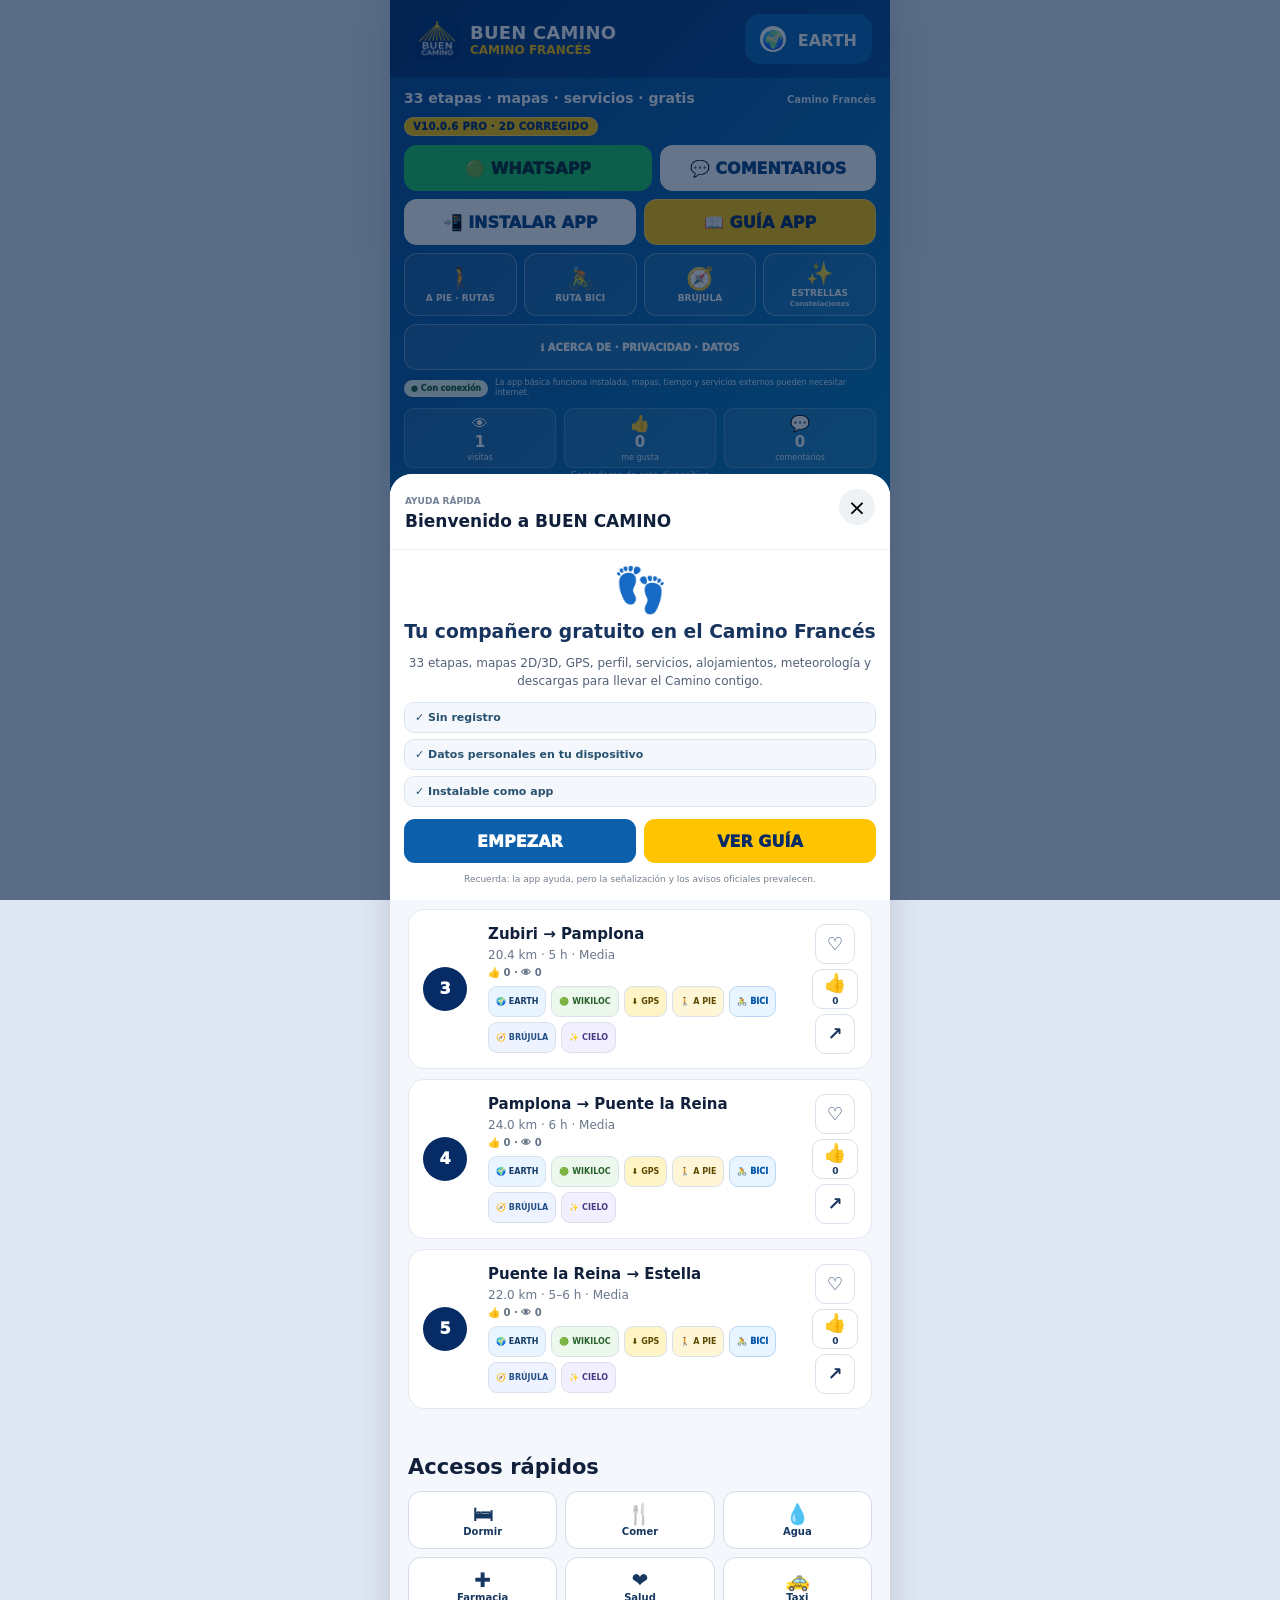
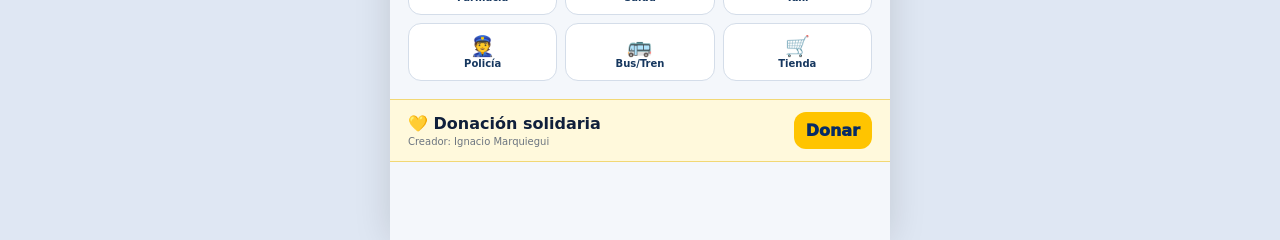
<file: index.html>
<!doctype html>
<html lang="es">
<head>
  <meta charset="utf-8">
  <meta name="viewport" content="width=device-width,initial-scale=1,viewport-fit=cover,user-scalable=no">
  <meta name="theme-color" content="#062b65">
  <meta name="application-name" content="BUEN CAMINO">
  <meta name="apple-mobile-web-app-capable" content="yes">
  <meta name="apple-mobile-web-app-title" content="BUEN CAMINO">
  <meta name="apple-mobile-web-app-status-bar-style" content="default">
  <meta name="description" content="BUEN CAMINO: guía gratuita del Camino Francés con 33 etapas, mapas, GPS, servicios y descargas para Android, iPhone y PWA.">
  <link rel="preconnect" href="https://a.tile.opentopomap.org" crossorigin>
  <link rel="preconnect" href="https://tile.openstreetmap.org" crossorigin>
  <link rel="preconnect" href="https://cdn.jsdelivr.net" crossorigin>
  <link rel="preconnect" href="https://tiles.mapterhorn.com" crossorigin>
  <link rel="manifest" href="manifest.webmanifest?v=1006">
  <link rel="canonical" href="https://inamark60-hue.github.io/camino-frances/">
  <link rel="icon" type="image/png" sizes="192x192" href="icon-192.png">
  <link rel="apple-touch-icon" href="icon-192.png">
  <link rel="stylesheet" href="styles.css?v=1006">
  <title>BUEN CAMINO</title>
</head>
<body>
  <div class="android-shell">
    <header class="topbar">
      <button class="brand" id="brandBtn" aria-label="Inicio">
        <img src="icon-192.png" alt="" class="brand-icon">
        <span><strong>BUEN CAMINO</strong><small>CAMINO FRANCÉS</small></span>
      </button>
      <button class="doubts-btn earth-home-btn" id="doubtsBtn"><b>🌍</b> EARTH</button>
    </header>
    <main id="app"></main>
    <nav class="bottom-nav">
      <button data-nav="home" class="active"><span>⌂</span>Inicio</button>
      <button data-nav="stages"><span>👣</span>Etapas</button>
      <button data-nav="map"><span>🗺</span>Mapa</button>
      <button data-nav="favorites"><span>♡</span>Favoritos</button>
      <button data-nav="mycamino"><span>◎</span>Mi Camino</button>
    </nav>
  </div>
  <div id="toast" class="toast" role="status"></div>
  <div id="doubtsBackdrop" class="doubts-backdrop" hidden>
    <section class="doubts-sheet" role="dialog" aria-modal="true" aria-labelledby="doubtsTitle">
      <div class="doubts-head"><div><span>AYUDA RÁPIDA</span><h2 id="doubtsTitle">DUDAS · Consejos del peregrino</h2></div><button id="closeDoubts" type="button" aria-label="Cerrar">×</button></div>
      <div id="doubtsBody" class="doubts-body"></div>
    </section>
  </div>
  <div id="focusOverlay" class="focus-overlay" hidden></div>
  <script src="data.js?v=1006"></script>
  <script src="verified-routes.js?v=1006"></script>
  <script src="app.js?v=1006"></script>
  <script>
  /* V10.0: vigilante de arranque. No borra localStorage: conserva Favoritos, Mi Camino, likes y comentarios. */
  setTimeout(function(){
    var host=document.getElementById('app');
    if(!host || host.children.length) return;
    var key='bc-boot-watchdog-v100';
    var already=false; try{already=sessionStorage.getItem(key)==='1'}catch(e){}
    if(already){
      host.innerHTML='<section class="section"><div style="background:#fff;border:1px solid #d5e0ec;border-radius:16px;padding:18px;margin-top:12px"><h2 style="margin-top:0">BUEN CAMINO</h2><p>No se han cargado todos los archivos de la versión 10.0.</p><button id="bcEmergencyReload" style="width:100%;min-height:48px;border:0;border-radius:12px;background:#ffc400;color:#062b65;font-weight:950">↻ RECARGAR APP</button><small style="display:block;margin-top:10px;color:#65758a">Tus datos personales guardados en el dispositivo se conservan.</small></div></section>';
      document.getElementById('bcEmergencyReload').onclick=function(){location.reload()};
      return;
    }
    try{sessionStorage.setItem(key,'1')}catch(e){}
    (async function(){
      try{
        if('serviceWorker' in navigator){var reg=await navigator.serviceWorker.getRegistration('./');if(reg)await reg.unregister().catch(function(){return false})}
        if('caches' in window){var keys=await caches.keys();await Promise.all(keys.filter(function(k){return k.indexOf('buen-camino-')===0}).map(function(k){return caches.delete(k)}))}
      }catch(e){}
      var u=new URL('./',location.href);u.searchParams.set('bcv','1006');u.searchParams.set('repair',String(Date.now()));location.replace(u.href);
    })();
  },1600);
  </script>
</body>
</html>
</file>
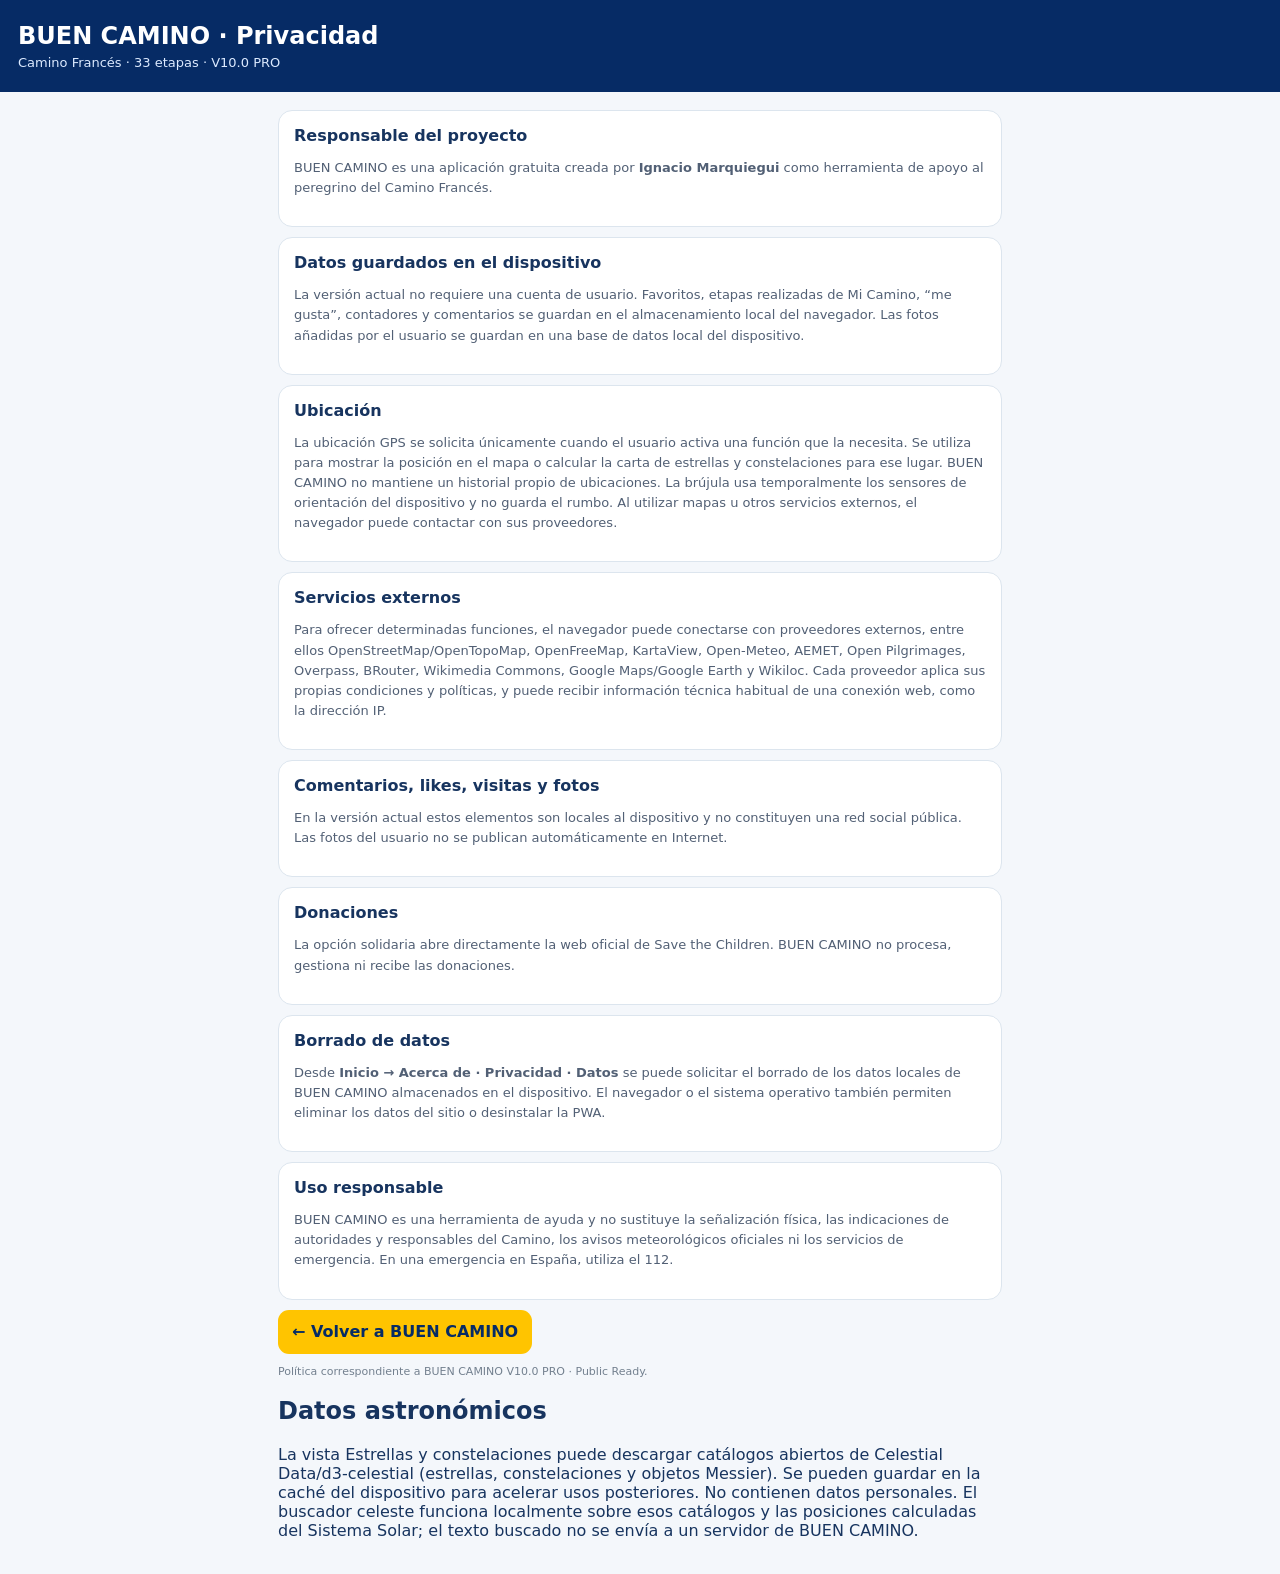
<file: privacy.html>
<!doctype html>
<html lang="es">
<head>
  <meta charset="utf-8">
  <meta name="viewport" content="width=device-width,initial-scale=1,viewport-fit=cover">
  <meta name="theme-color" content="#062b65">
  <meta name="robots" content="index,follow">
  <link rel="canonical" href="https://inamark60-hue.github.io/camino-frances/privacy.html">
  <link rel="icon" type="image/png" sizes="192x192" href="icon-192.png">
  <title>Privacidad · BUEN CAMINO</title>
  <style>
    :root{font-family:system-ui,-apple-system,BlinkMacSystemFont,"Segoe UI",sans-serif;color:#17345f;background:#f4f7fb}
    *{box-sizing:border-box}body{margin:0}.top{background:#062b65;color:#fff;padding:22px 18px}.top h1{margin:0 0 5px;font-size:24px}.top p{margin:0;color:#dceaff;font-size:13px}
    main{max-width:760px;margin:auto;padding:18px}.card{background:#fff;border:1px solid #dce5ee;border-radius:14px;padding:15px;margin-bottom:10px}.card h2{font-size:16px;margin:0 0 7px}.card p,.card li{font-size:13px;line-height:1.55;color:#526075}.card ul{padding-left:20px}.back{display:inline-flex;min-height:44px;align-items:center;justify-content:center;background:#ffc400;color:#062b65;text-decoration:none;font-weight:900;border-radius:11px;padding:9px 14px}.small{font-size:11px;color:#73808f}
  </style>
</head>
<body>
  <header class="top"><h1>BUEN CAMINO · Privacidad</h1><p>Camino Francés · 33 etapas · V10.0 PRO</p></header>
  <main>
    <section class="card"><h2>Responsable del proyecto</h2><p>BUEN CAMINO es una aplicación gratuita creada por <strong>Ignacio Marquiegui</strong> como herramienta de apoyo al peregrino del Camino Francés.</p></section>
    <section class="card"><h2>Datos guardados en el dispositivo</h2><p>La versión actual no requiere una cuenta de usuario. Favoritos, etapas realizadas de Mi Camino, “me gusta”, contadores y comentarios se guardan en el almacenamiento local del navegador. Las fotos añadidas por el usuario se guardan en una base de datos local del dispositivo.</p></section>
    <section class="card"><h2>Ubicación</h2><p>La ubicación GPS se solicita únicamente cuando el usuario activa una función que la necesita. Se utiliza para mostrar la posición en el mapa o calcular la carta de estrellas y constelaciones para ese lugar. BUEN CAMINO no mantiene un historial propio de ubicaciones. La brújula usa temporalmente los sensores de orientación del dispositivo y no guarda el rumbo. Al utilizar mapas u otros servicios externos, el navegador puede contactar con sus proveedores.</p></section>
    <section class="card"><h2>Servicios externos</h2><p>Para ofrecer determinadas funciones, el navegador puede conectarse con proveedores externos, entre ellos OpenStreetMap/OpenTopoMap, OpenFreeMap, KartaView, Open-Meteo, AEMET, Open Pilgrimages, Overpass, BRouter, Wikimedia Commons, Google Maps/Google Earth y Wikiloc. Cada proveedor aplica sus propias condiciones y políticas, y puede recibir información técnica habitual de una conexión web, como la dirección IP.</p></section>
    <section class="card"><h2>Comentarios, likes, visitas y fotos</h2><p>En la versión actual estos elementos son locales al dispositivo y no constituyen una red social pública. Las fotos del usuario no se publican automáticamente en Internet.</p></section>
    <section class="card"><h2>Donaciones</h2><p>La opción solidaria abre directamente la web oficial de Save the Children. BUEN CAMINO no procesa, gestiona ni recibe las donaciones.</p></section>
    <section class="card"><h2>Borrado de datos</h2><p>Desde <strong>Inicio → Acerca de · Privacidad · Datos</strong> se puede solicitar el borrado de los datos locales de BUEN CAMINO almacenados en el dispositivo. El navegador o el sistema operativo también permiten eliminar los datos del sitio o desinstalar la PWA.</p></section>
    <section class="card"><h2>Uso responsable</h2><p>BUEN CAMINO es una herramienta de ayuda y no sustituye la señalización física, las indicaciones de autoridades y responsables del Camino, los avisos meteorológicos oficiales ni los servicios de emergencia. En una emergencia en España, utiliza el 112.</p></section>
    <a class="back" href="./">← Volver a BUEN CAMINO</a>
    <p class="small">Política correspondiente a BUEN CAMINO V10.0 PRO · Public Ready.</p>
  <section><h2>Datos astronómicos</h2><p>La vista Estrellas y constelaciones puede descargar catálogos abiertos de Celestial Data/d3-celestial (estrellas, constelaciones y objetos Messier). Se pueden guardar en la caché del dispositivo para acelerar usos posteriores. No contienen datos personales. El buscador celeste funciona localmente sobre esos catálogos y las posiciones calculadas del Sistema Solar; el texto buscado no se envía a un servidor de BUEN CAMINO.</p></section></main>
</body>
</html>
</file>
<file: styles.css>
:root{--navy:#062b65;--navy2:#0b438d;--yellow:#ffc400;--ink:#10203b;--muted:#69778a;--bg:#f4f7fb;--line:#e3e9f0;--green:#1d8b48;--red:#df2d2d}
*{box-sizing:border-box}html,body{margin:0;background:#dfe7f3;color:var(--ink);font-family:system-ui,-apple-system,"Segoe UI",sans-serif}button,input{font:inherit}button{cursor:pointer}.android-shell{width:min(100%,500px);min-height:100dvh;margin:auto;background:var(--bg);padding-bottom:78px;box-shadow:0 0 35px #0002}.topbar{height:78px;background:linear-gradient(135deg,#07326f,#0b4c98);display:flex;align-items:center;justify-content:space-between;padding:12px 18px;position:sticky;top:0;z-index:50}.brand{border:0;background:transparent;color:#fff;display:flex;align-items:center;gap:10px;text-align:left}.brand-icon{width:46px;height:46px;border-radius:11px}.brand strong{display:block;font-size:18px;letter-spacing:.2px}.brand small{display:block;color:var(--yellow);font-size:12px;font-weight:900}.doubts-btn{border:0;border-radius:15px;background:var(--red);color:#fff;padding:12px 15px;font-weight:900}.doubts-btn b{display:inline-grid;place-items:center;width:26px;height:26px;border:2px solid #fff;border-radius:50%;margin-right:6px}.hero{background:linear-gradient(135deg,#0b4b96,#0c7dbd);color:#fff;padding:22px 20px}.home-logo{display:block;width:190px;max-width:55%;margin:0 auto 18px;border-radius:22px}.hero p{font-size:16px;line-height:1.5}.pill{display:inline-block;background:var(--yellow);color:var(--navy);font-weight:950;border-radius:999px;padding:8px 13px}.section{padding:18px}.section h2{margin:0 0 12px;font-size:21px}.section-head{display:flex;justify-content:space-between;align-items:center;margin-bottom:12px}.link-btn{border:0;background:none;color:#0763c6;font-weight:900}.stage-card{background:#fff;border:1px solid var(--line);border-radius:16px;padding:14px;margin-bottom:10px;display:grid;grid-template-columns:48px 1fr 24px;align-items:center;gap:11px}.num{width:44px;height:44px;border-radius:50%;display:grid;place-items:center;background:var(--navy);color:#fff;font-weight:950}.stage-card h3{margin:0 0 5px;font-size:15px}.meta{font-size:12px;color:var(--muted)}.bottom-nav{position:fixed;left:50%;bottom:0;transform:translateX(-50%);width:min(100%,500px);height:74px;background:#fff;border-top:1px solid var(--line);display:grid;grid-template-columns:repeat(5,1fr);z-index:100}.bottom-nav button{border:0;background:#fff;color:#6d7786;font-size:10px;font-weight:800}.bottom-nav span{display:block;font-size:23px}.bottom-nav button.active{color:#0965c7}.detail-head{background:linear-gradient(180deg,#0b478f,var(--navy));color:#fff;padding:18px}.backline{display:flex;justify-content:space-between}.backline button{border:0;background:none;color:#fff;font-weight:900}.eyebrow{color:var(--yellow);font-size:11px;font-weight:950;letter-spacing:1px;margin-top:14px}.detail-head h1{font-size:26px;line-height:1.08;margin:8px 0 12px}.detail-stats{display:flex;flex-wrap:wrap;gap:10px;color:#e9f2ff;font-size:13px}.detail-tabs{display:flex;background:var(--navy);position:sticky;top:78px;z-index:45;overflow:auto}.detail-tabs button{flex:1;min-width:92px;border:0;background:none;color:#d7e5f8;padding:13px 7px;font-size:11px;font-weight:900;border-bottom:4px solid transparent}.detail-tabs .active{color:var(--yellow);border-color:var(--yellow)}.stat-grid{display:grid;grid-template-columns:repeat(4,1fr);gap:7px}.stat{background:#fff;border:1px solid var(--line);border-radius:13px;padding:10px 4px;text-align:center;font-size:15px}.stat strong,.stat span{display:block}.stat span{font-size:9px;color:var(--muted);margin-top:4px}.warning{background:#fff5d5;border:1px solid #f2cf69;border-radius:14px;padding:13px;margin:15px 0;font-size:12px;line-height:1.45}.checklist{display:grid;grid-template-columns:1fr 1fr;gap:8px}.checklist span{background:#fff;border:1px solid var(--line);border-radius:12px;padding:11px;font-size:12px}.map-toolbar{display:flex;gap:8px;flex-wrap:wrap;margin:10px 0}.map-chip{border:1px solid #cfd8e5;background:#fff;color:#15345f;border-radius:999px;padding:9px 12px;font-weight:900;font-size:11px}.map-chip.active{background:var(--navy);color:#fff}.map-chip.primary{background:var(--yellow);color:var(--navy);border-color:#e3b200}.map-note{font-size:11px;color:var(--muted);margin-top:8px;line-height:1.4}
/* Motor cartográfico propio: sin librerías externas */
.bc-map{position:relative;width:100%;height:330px;background:#dce6ee;overflow:hidden;border-radius:16px;border:1px solid var(--line);touch-action:none;user-select:none}.bc-map.tall{height:calc(100dvh - 260px);min-height:430px;border-radius:0;border:0}.bc-tiles,.bc-overlay,.bc-markers{position:absolute;inset:0}.bc-tile{position:absolute;width:256px;height:256px;user-select:none;-webkit-user-drag:none}.bc-overlay{width:100%;height:100%;overflow:visible;pointer-events:none}.bc-route-hit{pointer-events:stroke;cursor:pointer}.bc-marker{position:absolute;transform:translate(-50%,-50%);border:2px solid #17345f;background:#fff;border-radius:50%;min-width:34px;height:34px;display:grid;place-items:center;font-size:17px;box-shadow:0 2px 6px #0004;z-index:4}.bc-map-controls{position:absolute;top:10px;left:10px;z-index:8;display:flex;flex-direction:column}.bc-map-controls button,.bc-layer{width:46px;height:46px;border:1px solid #aeb9c6;background:#fff;color:#111;font-size:26px;font-weight:900}.bc-map-controls button:first-child{border-radius:9px 9px 0 0}.bc-map-controls button:last-child{border-radius:0 0 9px 9px;border-top:0}.bc-layer{position:absolute;right:10px;top:10px;border-radius:10px;font-size:21px;z-index:8}.bc-scale{position:absolute;left:10px;bottom:9px;background:#ffffffdd;border:2px solid #667;border-top:0;padding:2px 8px;font-size:11px;font-weight:900;z-index:8}.bc-map-msg{position:absolute;left:50%;top:50%;transform:translate(-50%,-50%);background:#ffffffdf;padding:9px 11px;border-radius:10px;color:#536174;font-size:11px;z-index:7;display:none}.route-popup{position:absolute;z-index:12;min-width:190px;max-width:250px;background:#fff;border-radius:13px;padding:11px;box-shadow:0 6px 25px #001a4f55;border:1px solid #dae1e9;transform:translate(-50%,-110%);font-size:11px}.route-popup strong{font-size:13px;display:block}.popup-actions{display:grid;grid-template-columns:1fr 1fr;gap:6px;margin-top:8px}.popup-actions a{text-decoration:none;background:#edf4ff;color:#0758aa;border-radius:8px;padding:7px;text-align:center;font-weight:900}.map-workspace{display:grid;grid-template-rows:minmax(430px,1fr) 130px;min-height:calc(100dvh - 210px)}.map-shell{position:relative;min-height:0}.map-shell .bc-map{height:100%;min-height:430px;border-radius:0}.map-floats{position:absolute;right:10px;bottom:12px;z-index:15;display:flex;flex-direction:column;gap:7px}.map-float{border:0;border-radius:999px;background:#fff;color:#15345f;padding:10px 12px;font-weight:950;font-size:11px;box-shadow:0 3px 10px #001e4c44}.map-float.active{background:var(--navy);color:#fff}.map-float.main{background:var(--yellow);color:var(--navy)}.elevation-panel{background:#fff;border-top:2px solid #163b6b;min-height:0;display:flex;flex-direction:column}.elevation-head{height:36px;padding:4px 8px;display:flex;justify-content:space-between;align-items:center;border-bottom:1px solid #eee}.elevation-head span{font-size:8px;color:#68778b;font-weight:950}.elevation-head strong{font-size:11px}.elevation-head small{font-size:8px;color:#738096}.elevation-chart{flex:1;min-height:0}.elevation-svg{width:100%;height:100%;min-height:88px;touch-action:none}.elev-fill{fill:#dbeaff}.elev-line{fill:none;stroke:#0a5db8;stroke-width:3}.elev-cursor{stroke:#d9a900;stroke-width:2}.elev-dot{fill:#ffc400;stroke:#17345f;stroke-width:2}.elev-label{font-size:8px;fill:#5d6b7c}.service-grid{display:grid;grid-template-columns:repeat(3,1fr);gap:8px}.service-btn{border:1px solid #d4dde9;background:#fff;border-radius:13px;min-height:58px;color:#16375f;font-weight:900;font-size:10px}.service-btn span{display:block;font-size:20px}.service-btn.active{background:#fff5bf;border-color:#e5b600}.service-card{background:#fff;border:1px solid #dce3eb;border-radius:15px;padding:13px;margin-top:10px}.service-card h3{margin:4px 0 5px}.service-card .kind{display:inline-block;background:#eef4ff;color:#0758aa;font-size:9px;font-weight:950;padding:4px 7px;border-radius:7px}.service-card p{font-size:11px;color:#56667a;margin:5px 0;line-height:1.4}.service-contact{display:flex;flex-wrap:wrap;gap:6px;margin-top:9px}.service-contact a{display:inline-flex;align-items:center;text-decoration:none;border-radius:9px;padding:8px 9px;background:#edf4ff;color:#0758aa;font-size:10px;font-weight:900}.service-contact .call{background:#1d8b48;color:#fff}.service-contact .web{background:#fff3bd;color:#15345f}.empty{padding:34px 18px;text-align:center;color:var(--muted)}.aemet-btn{border:0;border-radius:10px;background:#0a61b1;color:#fff;padding:9px 11px;font-weight:900}.location-cta{width:100%;border:0;border-radius:14px;background:#0761b5;color:#fff;padding:15px;font-weight:950}.toast{position:fixed;left:50%;bottom:88px;transform:translateX(-50%) translateY(10px);opacity:0;background:#11243e;color:#fff;padding:10px 13px;border-radius:11px;z-index:9999;transition:.2s}.toast.show{opacity:1;transform:translateX(-50%)}
/* Horizontal fiable: overlay separado del resto de la app */
.focus-overlay{position:fixed;inset:0;background:#eef3f8;z-index:5000;display:flex;flex-direction:column}.focus-overlay[hidden]{display:none}.focus-top{height:54px;background:var(--navy);color:#fff;display:flex;align-items:center;gap:7px;padding:7px}.focus-top strong{margin-right:auto}.focus-top button{border:0;border-radius:9px;padding:9px 10px;font-weight:900}.focus-body{flex:1;min-height:0;display:grid;grid-template-rows:minmax(0,1fr) 110px}.focus-map{position:relative;min-height:0}.focus-map .bc-map{height:100%;border:0;border-radius:0}.focus-profile{min-height:0;background:#fff;border-top:2px solid #163b6b;display:flex;flex-direction:column}.focus-profile .elevation-head{height:32px}.focus-profile .elevation-svg{min-height:70px}.focus-overlay.force-landscape{inset:auto;left:50%;top:50%;width:100dvh;height:100vw;transform:translate(-50%,-50%) rotate(90deg);transform-origin:center}.focus-overlay.force-landscape .focus-body{grid-template-columns:minmax(0,1fr) 185px;grid-template-rows:1fr}.focus-overlay.force-landscape .focus-profile{border-top:0;border-left:2px solid #163b6b}.focus-overlay.force-landscape .focus-top{height:46px}.focus-overlay.force-landscape .focus-top button{padding:7px 9px;font-size:11px}@media(orientation:landscape){.focus-overlay:not(.force-landscape) .focus-body{grid-template-columns:minmax(0,1fr) 190px;grid-template-rows:1fr}.focus-overlay:not(.force-landscape) .focus-profile{border-top:0;border-left:2px solid #163b6b}}
.doubts-backdrop{position:fixed;inset:0;background:#001a3d99;z-index:12000;display:flex;align-items:flex-end}.doubts-backdrop[hidden]{display:none}.doubts-sheet{width:min(100%,500px);margin:0 auto;background:#fff;border-radius:22px 22px 0 0;max-height:82dvh;overflow:auto}.doubts-head{position:sticky;top:0;background:#fff;display:flex;justify-content:space-between;padding:15px;border-bottom:1px solid #eee}.doubts-head span{font-size:9px;color:#758196;font-weight:900}.doubts-head h2{font-size:17px;margin:3px 0}.doubts-head button{border:0;background:#eef2f5;border-radius:50%;width:36px;height:36px;font-size:22px}.doubts-body{padding:14px}.doubt-card{background:#f7f9fc;border:1px solid #e2e8ef;border-radius:13px;padding:12px;margin-bottom:9px}.doubt-card strong{display:block;margin-bottom:5px}.doubt-card p{font-size:12px;line-height:1.45;color:#526075;margin:0}.danger-links{display:grid;grid-template-columns:1fr 1fr;gap:8px}.danger-links a{display:block;text-decoration:none;text-align:center;border-radius:11px;padding:11px;font-weight:950}.danger-links .aid{background:#eef4ff;color:#0758aa}.danger-links .emg{background:#e6322d;color:#fff}
@media(max-width:370px){.service-grid{grid-template-columns:repeat(2,1fr)}.detail-head h1{font-size:22px}.stat-grid{grid-template-columns:repeat(2,1fr)}}
.bc-markers{pointer-events:none}.bc-marker{pointer-events:auto}.focus-overlay.force-landscape{width:100vh;width:100dvh}

/* ===== V5.2 · mapa táctil, perfil flotante y capas fiables ===== */
.bc-map{touch-action:none;overscroll-behavior:contain}
.bc-tiles,.bc-overlay,.bc-markers{will-change:transform}
.bc-tile{contain:layout paint;image-rendering:auto}
.bc-layer{width:auto;min-width:82px;padding:0 10px;font-size:11px;font-weight:950;letter-spacing:.2px;white-space:nowrap}
.bc-layer.streets{background:#eaf3ff;color:#0758aa}
.map-workspace{display:block;min-height:calc(100dvh - 210px)}
.map-shell{height:calc(100dvh - 210px);min-height:430px;position:relative}
.map-shell .bc-map{height:100%;min-height:430px;border-radius:0}
.map-profile-overlay,.focus-profile-overlay{position:absolute;left:10px;bottom:10px;width:min(70%,310px);height:106px;background:#fffffff2;border:1px solid #b9c8d8;border-radius:12px;box-shadow:0 3px 16px #001a4f33;z-index:20;display:flex;flex-direction:column;overflow:hidden;backdrop-filter:blur(2px)}
.map-profile-overlay.profile-hidden,.focus-profile-overlay.profile-hidden{display:none!important}
.map-profile-overlay .elevation-head,.focus-profile-overlay .elevation-head{height:30px;min-height:30px;padding:3px 7px;background:#ffffffee}
.map-profile-overlay .elevation-chart,.focus-profile-overlay .elevation-chart{height:74px;min-height:0}
.map-profile-overlay .elevation-svg,.focus-profile-overlay .elevation-svg{height:74px;min-height:0}
.profile-close{width:28px;height:25px;border:0;border-radius:7px;background:#edf2f8;color:#16375f;font-size:18px;font-weight:900;display:grid;place-items:center}
.map-shell .bc-scale,.focus-map .bc-scale{left:50%;right:auto;bottom:8px;transform:translateX(-50%)}
.focus-overlay{background:#eef3f8}
.focus-top{overflow-x:auto;white-space:nowrap;scrollbar-width:none;gap:5px;flex:0 0 52px}
.focus-top::-webkit-scrollbar{display:none}.focus-top strong{flex:0 0 auto;margin-right:4px;font-size:12px}.focus-top button{flex:0 0 auto;padding:8px 9px;font-size:10px}
.focus-body{display:block;position:relative;flex:1;min-height:0}
.focus-map{position:absolute;inset:0;min-height:0}
.focus-map .bc-map{height:100%;border:0;border-radius:0}
.focus-profile-overlay{width:min(72%,330px);height:108px}
.focus-overlay.force-landscape{inset:auto;left:50%;top:50%;width:100dvh;height:100vw;transform:translate(-50%,-50%) rotate(90deg);transform-origin:center}
.focus-overlay.force-landscape .focus-body{display:block;position:relative}
.focus-overlay.force-landscape .focus-map{position:absolute;inset:0}
.focus-overlay.force-landscape .focus-profile-overlay{width:min(48%,420px);height:112px;left:12px;bottom:12px;border-left:1px solid #b9c8d8;border-top:1px solid #b9c8d8}
.focus-overlay.force-landscape .focus-top{height:46px;flex-basis:46px}
@media (orientation:landscape){
 .focus-overlay:not(.force-landscape) .focus-body{display:block;position:relative}
 .focus-overlay:not(.force-landscape) .focus-map{position:absolute;inset:0}
 .focus-overlay:not(.force-landscape) .focus-profile-overlay{width:min(48%,420px);height:112px;left:12px;bottom:12px;border-left:1px solid #b9c8d8;border-top:1px solid #b9c8d8}
 .map-profile-overlay{width:min(48%,420px);height:108px}
}
@media (max-width:430px){.focus-top strong{display:none}.focus-top{padding-left:5px;padding-right:5px}}


/* ===== V5.3 · visibilidad, fotos y perfil compacto ===== */
.bc-layer{width:auto!important;min-width:78px!important;padding:0 9px!important;font-size:12px!important;line-height:1!important;white-space:nowrap}
.map-profile-overlay,.focus-profile-overlay{height:90px!important;width:min(64%,290px)!important}
.map-profile-overlay .elevation-head,.focus-profile-overlay .elevation-head{height:26px!important;min-height:26px!important}
.map-profile-overlay .elevation-chart,.focus-profile-overlay .elevation-chart,.map-profile-overlay .elevation-svg,.focus-profile-overlay .elevation-svg{height:62px!important;min-height:0!important}
.focus-overlay.force-landscape .focus-profile-overlay{width:min(48%,410px)!important;height:92px!important;left:10px!important;bottom:10px!important}
@media (orientation:landscape){
 .focus-overlay:not(.force-landscape) .focus-profile-overlay{width:min(48%,410px)!important;height:92px!important;left:10px!important;bottom:10px!important}
 .map-profile-overlay{width:min(48%,410px)!important;height:90px!important}
}
.route-photo{margin:7px -2px 2px;min-height:0}
.route-photo-link{display:block;text-decoration:none;color:#17345f;font-weight:850;font-size:9px}
.route-photo-link img{display:block;width:100%;height:92px;object-fit:cover;border-radius:9px;border:1px solid #d6dee8;background:#eef3f8;margin-bottom:4px}
.photo-loading,.photo-nearby-link{display:block;padding:7px 5px;color:#5d6b7c;font-size:9px;text-decoration:none}
.route-popup{max-width:270px}
.popup-actions{grid-template-columns:1fr 1fr}


/* ===== V5.4 · servicios y alojamientos más útiles ===== */
.checklist .check-action{background:#fff;border:1px solid var(--line);border-radius:12px;padding:11px;font-size:12px;text-align:left;color:var(--ink)}
.checklist .check-action:active{background:#eef5ff}
.service-head{align-items:flex-start;gap:10px}.service-head-actions{display:flex;gap:6px;flex-wrap:wrap;justify-content:flex-end}.aemet-btn.secondary{background:#eef4ff;color:#0758aa;border:1px solid #c9d8eb}
.service-title{display:flex;align-items:center;gap:10px}.service-title h3{margin:2px 0 0}.service-symbol{width:40px;height:40px;display:grid;place-items:center;border-radius:11px;background:#eef4ff;font-size:22px;flex:0 0 40px}.service-contact a{min-height:38px}.service-popup{max-width:285px;min-width:215px}.service-popup small{display:block;color:#5c697b;margin-top:4px;line-height:1.3}.service-popup .popup-phone{margin-top:6px;font-weight:900;color:#176d3c}.service-popup .popup-actions{grid-template-columns:repeat(2,minmax(0,1fr))}.bc-marker{min-width:38px;height:38px;font-size:18px}


/* ===== V6.0 · 33 etapas + me gusta + compartir + donación ===== */
.stage-card{grid-template-columns:48px minmax(0,1fr) auto}.stage-card-actions{display:flex;gap:5px;align-items:center}.stage-card-actions button,.detail-actions button{border:1px solid #d8e1ec;background:#fff;color:#17345f;border-radius:10px;width:40px;height:40px;display:grid;place-items:center;font-size:18px;font-weight:900}.stage-card-actions .mini-like.active,.detail-actions #likeBtn.active{background:#fff4c0;border-color:#e7bb17;box-shadow:inset 0 0 0 1px #f0c51e}.detail-actions{display:flex;gap:6px}.detail-actions button{color:#fff;background:#ffffff14;border-color:#ffffff55}.detail-actions #likeBtn.active{color:#142a4a}.support-card{background:#fff9dc;border-top:1px solid #f2d875;border-bottom:1px solid #f2d875}.support-card p{color:#566274;font-size:13px}.donate-main,.donate-link{display:inline-flex;align-items:center;justify-content:center;border:0;border-radius:12px;background:#ffc400;color:#062b65;padding:11px 14px;font-weight:950;text-decoration:none}.donation-sheet{text-align:center;padding:6px}.donation-heart{font-size:48px}.donation-sheet h3{font-size:22px;margin:6px 0}.donation-sheet p{color:#566274}.donation-pending{background:#fff7d1;border:1px solid #ecd16a;border-radius:13px;padding:13px;line-height:1.45;font-size:12px}.stage-select{width:100%;min-height:48px;padding:10px 12px;border:1px solid #ccd8e5;border-radius:12px;background:#fff;color:#15345f;font-weight:800;font-size:14px}.data-source-note{font-size:10px;color:#6c7887;line-height:1.4}.service-card{scroll-margin-top:130px}
@media(max-width:390px){.detail-actions button{width:36px;height:36px;font-size:16px}.stage-card-actions button{width:36px;height:36px}}

/* ===== V6.2 · compartir directo + comunidad local ===== */
.home-counters{display:grid;grid-template-columns:repeat(3,1fr);gap:8px;margin:16px 0 4px}.home-counters>div{background:#ffffff17;border:1px solid #ffffff30;border-radius:13px;padding:9px 6px;text-align:center}.home-counters strong{display:block;font-size:19px}.home-counters span{display:block;font-size:9px;color:#e7f2ff;margin-top:2px}.counter-note{display:block;text-align:center;color:#d7e7fb;font-size:9px;margin:3px 0 12px}.home-share-row{display:grid;grid-template-columns:1.35fr .8fr;gap:8px}.whatsapp-share,.comments-main{border:0;border-radius:13px;padding:11px 9px;font-weight:950;min-height:46px}.whatsapp-share{background:#20c763;color:#062b2c}.comments-main{background:#fff;color:#0b4387}.social-meta{font-size:10px;color:#637286;margin-top:5px;font-weight:800}.stage-card-actions .mini-like{width:46px}.stage-card-actions .mini-like small{font-size:9px;margin-left:1px}.community-note{background:#eef5ff;border:1px solid #ccdbed;border-radius:12px;padding:10px;color:#536176;font-size:11px;line-height:1.4;margin-bottom:12px}.comment-form{display:grid;gap:8px;margin-bottom:14px}.comment-form input,.comment-form textarea{width:100%;border:1px solid #ccd8e5;border-radius:11px;padding:11px;font-size:16px;background:#fff}.comment-form textarea{min-height:105px;resize:vertical}.comment-form button{border:0;border-radius:11px;background:#0b5fab;color:#fff;padding:11px;font-weight:950}.comment-row{border:1px solid #e0e7ef;border-radius:12px;padding:10px;margin-bottom:8px;background:#fafcff}.comment-row>div{display:flex;justify-content:space-between;gap:10px}.comment-row small{color:#7a8593;font-size:9px}.comment-row p{margin:7px 0;color:#37475d;font-size:12px;line-height:1.4;white-space:pre-wrap}.comment-row button{border:0;background:#eef2f6;border-radius:8px;padding:6px 9px;color:#5d6876;font-size:10px}.photo-add{display:flex;align-items:center;justify-content:center;border:0;border-radius:12px;background:#ffc400;color:#062b65;padding:12px;font-weight:950;cursor:pointer}.photo-add input{position:absolute;opacity:0;pointer-events:none;width:1px;height:1px}.user-photo-grid{display:grid;grid-template-columns:repeat(2,minmax(0,1fr));gap:9px;margin-top:10px}.user-photo{margin:0;border:1px solid #dbe3ec;border-radius:12px;overflow:hidden;background:#fff}.user-photo img{display:block;width:100%;height:128px;object-fit:cover;background:#eef3f8}.user-photo figcaption{padding:6px 7px 2px;font-size:9px;color:#667486}.user-photo>div{display:grid;grid-template-columns:1fr 1fr;gap:4px;padding:5px}.user-photo button{border:0;border-radius:7px;background:#eef4ff;color:#16466f;padding:6px 3px;font-size:9px;font-weight:850}.stage-photo-preview{min-height:42px}.photo-preview-strip{display:grid;grid-template-columns:repeat(4,1fr);gap:5px;margin-bottom:7px}.photo-preview-strip img{width:100%;aspect-ratio:1/1;object-fit:cover;border-radius:9px;border:1px solid #d8e1ea}.photo-manage{width:100%;border:1px solid #cbd8e6;border-radius:11px;background:#fff;color:#16466f;padding:10px;font-weight:900}.detail-stats span:nth-last-child(-n+2){background:#ffffff12;border:1px solid #ffffff2c;border-radius:999px;padding:3px 7px}.detail-actions #photoBtn{font-size:17px}
@media(max-width:370px){.home-share-row{grid-template-columns:1fr}.home-counters span{font-size:8px}.user-photo-grid{grid-template-columns:1fr}.detail-actions{gap:4px}.detail-actions button{width:33px;height:33px;font-size:14px}}

/* V6.3 — inicio compacto y fichas de servicio más útiles */
.home-intro{background:linear-gradient(135deg,#0b4b96,#0c7dbd);color:#fff;padding:12px 14px 10px;border-bottom:1px solid #0a5a9d}.home-intro>div:first-child{display:flex;justify-content:space-between;align-items:baseline;gap:10px;margin-bottom:9px}.home-intro>div:first-child strong{font-size:14px}.home-intro>div:first-child span{font-size:10px;color:#d8ebff;font-weight:800;white-space:nowrap}.home-intro .home-share-row{grid-template-columns:1.15fr 1fr}.home-intro .home-counters{margin:9px 0 2px}.home-intro .home-counters.compact>div{padding:5px 4px;border-radius:9px}.home-intro .home-counters.compact strong{font-size:15px}.home-intro .home-counters.compact span{font-size:8px}.home-intro .counter-note{margin:2px 0 0}.home-first{padding-top:14px}.compact-support{display:flex;align-items:center;justify-content:space-between;gap:12px;padding-top:12px;padding-bottom:12px}.compact-support>div{display:flex;flex-direction:column;gap:3px}.compact-support>div span{font-size:10px;color:#6c7580}.compact-support .donate-main{padding:9px 12px;white-space:nowrap}
.service-summary{display:flex;flex-wrap:wrap;gap:6px;margin:12px 0 4px;padding:9px;background:#f6f9fd;border:1px solid #dbe4ef;border-radius:12px}.service-summary b{width:100%;font-size:12px;color:#15345f}.service-summary span{font-size:9px;font-weight:850;background:#fff;border:1px solid #dce5ef;border-radius:999px;padding:5px 7px;color:#536176}.service-badges{display:flex;gap:5px;flex-wrap:wrap;margin:8px 0}.service-badges span{font-size:8px;font-weight:900;border-radius:999px;padding:4px 6px}.service-badges .ok{background:#e7f7ed;color:#17693b;border:1px solid #bfe6cf}.service-badges .muted{background:#f0f3f6;color:#788391;border:1px solid #dfe5ea}.service-facts{display:flex;gap:5px;flex-wrap:wrap;margin:7px 0}.service-facts span{font-size:9px;background:#f5f8fb;border:1px solid #dce4ed;color:#43546a;padding:5px 7px;border-radius:8px}.service-card .coords{font-family:ui-monospace,SFMono-Regular,Menlo,monospace;font-size:9px;color:#7a8490}.missing-contact{background:#fff7dd;border:1px solid #edd88b;border-radius:9px;padding:7px;color:#75621a!important}.service-contact .secondary-call{background:#267a4b}.service-contact a{max-width:100%;overflow-wrap:anywhere}.service-card h3{font-size:15px;line-height:1.2}.service-card{padding:14px}
@media(max-width:370px){.home-intro>div:first-child{display:block}.home-intro>div:first-child span{display:block;margin-top:2px}.compact-support{align-items:flex-start}.service-summary span{font-size:8px}}

/* V6.4 · servicios agrupados, meteorología integrada y descargas GPS */
.bc-service-filters{position:absolute;left:50%;top:10px;transform:translateX(-50%);z-index:28;display:flex;gap:5px;padding:5px;background:#fffffff0;border:1px solid #c8d4e1;border-radius:999px;box-shadow:0 2px 10px #001a4f22;backdrop-filter:blur(3px)}
.bc-service-filters[hidden]{display:none!important}.bc-service-filters button{border:0;background:#fff;color:#17345f;border-radius:999px;min-width:38px;height:34px;padding:0 9px;font-weight:950;font-size:13px}.bc-service-filters button.active{background:#0b3e7c;color:#fff}.bc-cluster{background:#0b3e7c!important;color:#fff!important;border:3px solid #fff!important;font-size:13px!important;font-weight:950!important;min-width:42px!important;width:42px!important;height:42px!important;box-shadow:0 2px 8px #001a4f44}.data-complete{display:inline-flex;margin-top:5px;background:#e4f7ea;color:#116537;border:1px solid #b8e4c8;border-radius:999px;padding:4px 7px;font-size:8px;font-weight:950}.service-contact .search-info{background:#eef1f5;color:#344d6c}.weather-panel{margin:12px 0 16px;padding:12px;border:1px solid #cbd9e8;border-radius:14px;background:linear-gradient(135deg,#f7fbff,#eef6ff)}.weather-loading{font-weight:850;color:#56708d}.weather-title{display:flex;justify-content:space-between;gap:10px;align-items:center}.weather-title>div{display:flex;flex-direction:column}.weather-title b{font-size:15px;color:#102f56}.weather-title span{font-size:10px;color:#60738a;margin-top:2px}.weather-title a{display:inline-flex;align-items:center;text-decoration:none;background:#0a61b1;color:#fff;border-radius:10px;padding:8px 10px;font-size:10px;font-weight:950;white-space:nowrap}.weather-grid{display:grid;grid-template-columns:repeat(4,1fr);gap:6px;margin-top:10px}.weather-grid div{background:#fff;border:1px solid #d9e4ef;border-radius:10px;padding:8px 4px;text-align:center}.weather-grid strong{display:block;color:#123761;font-size:18px}.weather-grid span{display:block;color:#6a7889;font-size:8px;line-height:1.15;margin-top:2px}.weather-panel small{display:block;color:#68788a;font-size:8px;line-height:1.35;margin-top:8px}.route-download-cta{display:flex;align-items:center;justify-content:space-between;gap:10px;margin:14px 0;padding:12px;border:1px solid #ecd26c;border-radius:14px;background:#fff9dc}.route-download-cta>div{display:flex;flex-direction:column;min-width:0}.route-download-cta b{color:#18355d;font-size:13px}.route-download-cta span{color:#687487;font-size:9px;margin-top:3px}.route-download-cta button{border:0;border-radius:10px;background:#ffc400;color:#062b65;padding:10px 11px;font-weight:950;font-size:10px}.download-sheet{display:grid;gap:9px}.download-sheet>p{margin:0 0 4px}.download-sheet button{width:100%;min-height:48px;border:1px solid #d5e0ec;border-radius:12px;background:#fff;color:#123761;font-weight:950;font-size:13px;text-align:left;padding:12px 14px}.download-sheet button:first-of-type{background:#fff7c8;border-color:#e9c641}.download-note{margin-top:5px;background:#f2f5f8;border:1px solid #dce4ec;border-radius:11px;padding:10px;color:#5d6b7b;font-size:9px;line-height:1.4}
@media(max-width:420px){.weather-grid{grid-template-columns:repeat(2,1fr)}.weather-title{align-items:flex-start}.route-download-cta{align-items:flex-start}.bc-service-filters{top:8px;max-width:88%;overflow:auto}.bc-service-filters button{min-width:36px}}

.home-version-badge{display:inline-block;margin:0 0 9px;padding:4px 9px;border-radius:999px;background:#ffc400;color:#062b65;font-size:10px;font-weight:950;letter-spacing:.35px;box-shadow:inset 0 0 0 1px #ffffff55}


/* V6.5 · servicios cercanos desde cada punto amarillo */
.popup-actions button{border:0;text-decoration:none;background:#edf4ff;color:#0758aa;border-radius:8px;padding:7px;text-align:center;font-weight:900;font-size:inherit}
.popup-actions .route-nearby-services{grid-column:1/-1;background:#fff0a8;color:#15345f;border:1px solid #e2bd24;min-height:38px}
.nearby-origin{background:#eef5ff;border:1px solid #cfddec;border-radius:13px;padding:11px;margin-bottom:10px;display:grid;gap:3px}.nearby-origin b{color:#15345f}.nearby-origin span{font-size:11px;font-weight:900}.nearby-origin small{font-size:10px;line-height:1.35;color:#5b6878}
.nearby-filter-row{display:flex;gap:6px;overflow-x:auto;padding:2px 0 9px;scrollbar-width:none}.nearby-filter-row::-webkit-scrollbar{display:none}.nearby-filter-row button{white-space:nowrap;border:1px solid #d5dfeb;border-radius:999px;background:#fff;color:#15345f;padding:8px 10px;font-weight:900;font-size:10px}.nearby-filter-row button.active{background:#0a3d79;color:#fff;border-color:#0a3d79}
.nearby-card{background:#fff;border:1px solid #dce4ed;border-radius:14px;padding:11px;margin:9px 0;box-shadow:0 2px 7px #001c3b0d}.nearby-main{display:flex;gap:9px;align-items:flex-start}.nearby-symbol{width:38px;height:38px;flex:0 0 38px;border-radius:11px;background:#edf4ff;display:grid;place-items:center;font-size:20px}.nearby-main b{display:block;color:#122a49;font-size:13px}.nearby-main small{display:block;color:#5d6b7c;font-size:10px;line-height:1.35;margin-top:3px}.nearby-main small strong{color:#0a5ca9}.nearby-actions{display:grid;grid-template-columns:1fr 1fr;gap:6px;margin-top:9px}.nearby-actions a{text-decoration:none;background:#edf4ff;color:#0758aa;border-radius:9px;padding:8px 7px;text-align:center;font-weight:900;font-size:10px}.nearby-actions a.call{background:#1d8b48;color:#fff}.nearby-actions a.go{background:#ffcf21;color:#17345f;grid-column:1/-1}

/* V6.5.1 · destino solidario de las donaciones */
.donation-charity-note{display:block;margin-top:10px;color:#6a7583;font-size:9px;line-height:1.4}.donation-charity-note a{color:#0867c5;font-weight:900;text-decoration:underline;text-underline-offset:2px}

/* V6.6.1 PRO · mapa 3D con cambio 2D/3D */
.terrain-chip,.terrain-main,.terrain-top-btn{background:#17345f!important;color:#fff!important;border-color:#17345f!important}
.terrain3d-open{overflow:hidden!important}

.terrain2d-switch{position:absolute;z-index:9003;left:10px;top:66px;border:2px solid #17345f;border-radius:999px;background:#fff;color:#15345f;padding:10px 14px;font-weight:950;font-size:12px;box-shadow:0 3px 12px #001e4c55;min-height:44px}
@media(orientation:landscape){.terrain2d-switch{top:56px}}
.terrain3d-overlay.force-landscape .terrain2d-switch{top:56px}

.terrain3d-overlay{position:fixed;inset:0;z-index:9000;background:#eef3f8;display:flex;flex-direction:column}
.terrain3d-top{flex:0 0 auto;min-height:54px;background:#062b65;color:#fff;display:flex;align-items:center;gap:6px;padding:6px max(6px,env(safe-area-inset-right)) 6px max(6px,env(safe-area-inset-left));overflow-x:auto;white-space:nowrap;scrollbar-width:none}
.terrain3d-top::-webkit-scrollbar{display:none}
.terrain3d-title{display:flex;flex-direction:column;min-width:132px;margin-right:auto;line-height:1.05}
.terrain3d-title b{font-size:12px;letter-spacing:.04em}.terrain3d-title span{font-size:8px;opacity:.82;margin-top:3px;max-width:230px;overflow:hidden;text-overflow:ellipsis}
.terrain3d-top button{flex:0 0 auto;border:0;border-radius:9px;background:#fff;color:#15345f;min-height:36px;padding:6px 8px;font-weight:950;font-size:9px}
.terrain3d-top button:last-child{background:#e63535;color:#fff;min-width:40px;font-size:17px;padding:5px 10px}
.terrain3d-canvas{position:relative;flex:1;min-height:0;background:#dbe5ef}
.terrain3d-canvas canvas{touch-action:none}
.terrain3d-loading{position:absolute;z-index:5;inset:0;display:flex;flex-direction:column;align-items:center;justify-content:center;gap:7px;text-align:center;padding:30px;background:linear-gradient(180deg,#edf5fb,#dce9f5);color:#16375f}
.terrain3d-loading strong{font-size:17px}.terrain3d-loading span{font-size:10px;max-width:320px;line-height:1.45;color:#5c6f82}
.terrain3d-help{position:absolute;left:50%;bottom:max(8px,env(safe-area-inset-bottom));z-index:9002;transform:translateX(-50%);background:#082d60dd;color:#fff;border:1px solid #ffffff55;border-radius:999px;padding:7px 11px;font-size:9px;font-weight:800;pointer-events:none;white-space:nowrap}
.terrain-popup{display:grid;gap:6px;color:#15345f;min-width:190px}.terrain-popup b{font-size:12px}.terrain-popup small{font-size:9px;color:#5c6d80}.terrain-popup>div{display:flex;flex-wrap:wrap;gap:5px}.terrain-popup a,.terrain-popup button{border:0;border-radius:8px;background:#edf4ff;color:#0758aa;text-decoration:none;padding:7px 8px;font-size:9px;font-weight:900}.terrain-popup button{background:#fff0a8;color:#15345f}
.maplibregl-ctrl-bottom-left{bottom:30px!important}.maplibregl-ctrl-bottom-right{bottom:30px!important}
@media(max-width:500px){.terrain3d-title{min-width:122px}.terrain3d-title span{max-width:140px}.terrain3d-top button{font-size:9px;padding:6px 7px}.terrain3d-help{font-size:8px;max-width:92%;overflow:hidden;text-overflow:ellipsis}}
@media(orientation:landscape){.terrain3d-top{min-height:46px}.terrain3d-help{bottom:6px}.terrain3d-title{min-width:180px}}
.terrain3d-overlay.force-landscape{inset:auto;left:50%;top:50%;width:100dvh;height:100vw;transform:translate(-50%,-50%) rotate(90deg);transform-origin:center}
.terrain3d-overlay.force-landscape .terrain3d-top{min-height:46px}


#terrainRouteView,#terrainLocate{background:#fff4b7;color:#15345f}
#terrainLocate{background:#e7f2ff}
@media(max-width:500px){
 .terrain3d-title{min-width:104px}
 .terrain3d-title span{max-width:118px}
 .terrain3d-top{gap:4px;padding-left:4px;padding-right:4px}
 .terrain3d-top button{min-height:34px;padding:5px 7px;font-size:8px}
}

/* V6.8 · popup de punto 3D y servicios por encima del relieve */
.terrain-route-popup{min-width:220px}
.terrain-point-actions{display:grid!important;grid-template-columns:1fr 1fr;gap:6px}
.terrain-point-actions a,.terrain-point-actions button{border:0;border-radius:9px;background:#edf4ff;color:#0758aa;text-decoration:none;padding:8px 7px;font-weight:900;font-size:10px;text-align:center}
.terrain-point-actions .terrain-nearby{grid-column:1/-1;background:#ffd21a;color:#15345f;min-height:40px}

/* V6.9 · dudas en Resumen + favoritos con descargas */
.summary-doubts{
 width:100%;min-height:48px;margin:11px 0 2px;border:0;border-radius:13px;
 background:#e6322d;color:#fff;font-weight:950;font-size:12px;padding:12px 14px;
 box-shadow:0 2px 0 #b9211d;
}
.doubt-alert{display:flex;flex-direction:column;gap:4px;background:#eef5ff;border:1px solid #cbdced;border-radius:13px;padding:11px;margin-bottom:10px}
.doubt-alert b{color:#123761}.doubt-alert span{font-size:10px;line-height:1.4;color:#5b6c80}
.doubt-card.important{background:#fff8d9;border-color:#ead071}
.doubt-card p+p{margin-top:8px}
.advice-sources{display:grid;grid-template-columns:1fr 1fr;gap:7px;margin-top:9px}
.advice-sources a{background:#f4f7fa;border:1px solid #dce4ec;border-radius:10px;padding:9px;text-align:center;text-decoration:none;color:#28547f;font-size:9px;font-weight:900}

.stage-card-actions{display:grid!important;grid-template-columns:repeat(2,40px);gap:5px;align-content:center}
.stage-card-actions .mini-fav.active{background:#fff1f2;border-color:#e5a2aa;color:#b21e33}
.stage-card-actions .mini-download{background:#eef5ff;color:#0758aa}

.favorite-info{background:#eef5ff;border:1px solid #cddcec;border-radius:13px;padding:11px;margin:8px 0 12px;color:#52657b;font-size:11px;line-height:1.4}
.favorite-route-card{background:#fff;border:1px solid #dce4ed;border-radius:16px;padding:13px;margin-bottom:11px}
.favorite-route-main{display:grid;grid-template-columns:48px minmax(0,1fr) 42px;gap:10px;align-items:center}
.favorite-route-main .num{width:46px;height:46px;border-radius:50%;display:grid;place-items:center;background:#073b79;color:#fff;font-weight:950}
.favorite-route-main h3{margin:0;color:#142a4a;font-size:14px;line-height:1.25}
.favorite-route-main .meta{color:#6b7685;font-size:11px;margin-top:4px}
.favorite-route-main small{display:block;color:#8a6370;font-size:9px;margin-top:4px;font-weight:800}
.favorite-heart{width:40px;height:40px;border-radius:11px;border:1px solid #e5b5bc;background:#fff1f2;color:#b21e33;font-size:20px}
.favorite-route-actions{display:grid;grid-template-columns:1fr 1.25fr;gap:7px;margin-top:11px}
.favorite-route-actions button{min-height:44px;border:1px solid #d3dfeb;border-radius:11px;background:#fff;color:#173b66;font-weight:950;font-size:10px}
.favorite-route-actions button.primary{background:#ffc400;border-color:#e6b700;color:#062b65}
.favorite-formats{font-size:9px;color:#7b8795;text-align:center;margin-top:7px}

@media(max-width:390px){
 .stage-card-actions{grid-template-columns:repeat(2,36px)!important}
 .advice-sources{grid-template-columns:1fr}
 .favorite-route-actions{grid-template-columns:1fr}
}

/* V7.0 · Albergues y menú peregrino prioritarios */
.pilgrim-priority{display:grid;grid-template-columns:1fr 1fr;gap:9px;margin:10px 0 14px}
.priority-service{min-height:82px;border:2px solid #d9e3ee;border-radius:15px;background:#fff;color:#12365f;padding:10px 8px;display:flex;flex-direction:column;align-items:center;justify-content:center;gap:2px;text-align:center}
.priority-service span{font-size:25px}.priority-service b{font-size:11px;font-weight:950}.priority-service small{font-size:8px;color:#6b7788}
.priority-service.albergue{background:#eef7ff;border-color:#a9c9e8}
.priority-service.menu{background:#fff7d8;border-color:#e7ca58}
.priority-service.active{box-shadow:inset 0 0 0 2px #0b4b8e}
.priority-service.menu.active{box-shadow:inset 0 0 0 2px #c99d00}

.pilgrim-special-head{display:flex;gap:9px;justify-content:space-between;align-items:center;border-radius:14px;padding:11px 12px;margin:12px 0}
.pilgrim-special-head>div{display:flex;flex-direction:column;gap:3px;min-width:0}
.pilgrim-special-head b{font-size:12px;color:#12365f}.pilgrim-special-head span{font-size:9px;color:#637287;line-height:1.35}
.pilgrim-special-head button{flex:0 0 auto;border:0;border-radius:10px;background:#0b63b6;color:white;min-height:40px;padding:8px 10px;font-size:9px;font-weight:950}
.pilgrim-special-head.albergue{background:#eef7ff;border:1px solid #bdd8ee}
.pilgrim-special-head.menu{background:#fff8dd;border:1px solid #ead36e}

.special-service-badge{display:inline-block;margin-top:4px;margin-right:4px;border-radius:999px;background:#fff2b9;color:#5e4a00;border:1px solid #e7cd5d;padding:3px 7px;font-size:8px;font-weight:950}
.pilgrim-menu-card{border-color:#e8ca55;background:linear-gradient(#fff,#fffdf1)}
.pilgrim-menu-search{background:#fff2b9!important;color:#4f4100!important;border-color:#e5ca5b!important}
.verified-menu-title,.candidate-menu-title{font-size:9px;font-weight:950;letter-spacing:.3px;color:#53667c;margin:15px 2px 7px}
.verified-menu-title{color:#2c6d3c}
.stage-menu-search{display:block;margin:13px 0 6px;text-align:center;border-radius:12px;background:#ffd21a;color:#15345f;text-decoration:none;padding:12px;font-size:10px;font-weight:950}
.popup-special{display:block;color:#745d00;background:#fff2b9;border-radius:6px;padding:3px 5px;margin-top:3px}

@media(max-width:380px){
 .pilgrim-priority{grid-template-columns:1fr}
 .pilgrim-special-head{align-items:stretch;flex-direction:column}
 .pilgrim-special-head button{width:100%}
}

/* V7.1 · Servicios reforzados + Earth/Wikiloc por etapa */
.earth-home-btn{background:#0c67b7!important}
.earth-home-btn b{background:#fff!important;color:#0c67b7!important;font-size:18px!important}

.pilgrim-needs{display:grid;grid-template-columns:repeat(5,minmax(0,1fr));gap:6px;margin:8px 0 13px}
.pilgrim-needs button{border:1px solid #d8e2ec;border-radius:12px;background:#fff;min-height:58px;padding:7px 4px;color:#173b66;font-size:20px}
.pilgrim-needs button b{display:block;font-size:8px;margin-top:3px}

.service-contact .earth-service{background:#e8f4ff;border-color:#b9d8f3;color:#0758aa}
.service-contact .photo-service{background:#fff6d9;border-color:#ead478;color:#5d4b00}

.stage-card-copy{min-width:0}
.stage-route-links{display:flex;gap:5px;flex-wrap:wrap;margin-top:8px}
.stage-route-links button{border:1px solid #d7e1ec;border-radius:9px;background:#f4f8fd;color:#153b66;min-height:31px;padding:5px 7px;font-size:8px;font-weight:900}
.stage-route-links button:first-child{background:#e8f4ff}
.stage-route-links button:nth-child(2){background:#edf8ec;color:#27622a}
.stage-route-links button:nth-child(3){background:#fff4c5;color:#5d4800}
.stage-card{grid-template-columns:54px minmax(0,1fr) 44px!important}
.stage-card-actions{display:flex!important;flex-direction:column;gap:5px!important;grid-template-columns:none!important}
.stage-card-actions button{width:40px;min-height:36px}

@media(max-width:430px){
 .pilgrim-needs{grid-template-columns:repeat(3,1fr)}
 .stage-route-links button{font-size:7px;padding:5px 6px}
}

/* V7.2 · centrar ruta + albergues/credencial */
#doubtsBtn[hidden]{display:none!important}

.bc-center-route{
 position:absolute;z-index:9;top:10px;left:50%;transform:translateX(-50%);
 min-width:82px;height:42px;padding:5px 11px;border:1px solid #9fb2c7;border-radius:999px;
 background:#fff;color:#0b3d73;font-size:19px;font-weight:950;box-shadow:0 2px 9px #001c4530;
 display:flex;align-items:center;justify-content:center;gap:5px
}
.bc-center-route span{font-size:9px;letter-spacing:.2px}
.bc-center-route:active{transform:translateX(-50%) scale(.96)}

#focusCenter{background:#fff3bd!important;color:#153b66!important}

.credential-info{
 display:flex;flex-direction:column;gap:4px;margin:10px 0 13px;padding:11px 12px;
 border:1px solid #e4cb70;border-radius:13px;background:#fff9df;color:#4e4b3b
}
.credential-info b{font-size:11px;color:#624f00}
.credential-info span{font-size:9px;line-height:1.45;color:#69707b}
.official-albergue-title{margin:15px 2px 7px;font-size:9px;font-weight:950;letter-spacing:.35px;color:#245b86}
.official-albergue-title.secondary{color:#6a6972}
.pilgrim-albergue-card{border-color:#b8d2e8}
.service-logo{
 width:34px;height:34px;border-radius:9px;object-fit:contain;background:#fff;
 border:1px solid #d9e1e8;padding:3px;flex:0 0 auto
}
.credential-strip{
 display:flex;flex-wrap:wrap;gap:5px;margin:8px 0;padding:7px 8px;border-radius:10px;background:#f1f7fc
}
.credential-strip span{
 border-radius:999px;background:#fff;color:#355473;border:1px solid #cfdeeb;
 padding:4px 7px;font-size:8px;font-weight:900
}
.credential-strip span.verified{background:#e9f7eb;border-color:#a8d2af;color:#29633a}

@media(max-width:390px){
 .bc-center-route{min-width:68px;height:39px;padding:4px 8px}
 .bc-center-route span{font-size:8px}
}


/* V7.5 · guía de uso integrada */
.app-guide-main{width:100%;margin-top:8px;border:1px solid #ffffff55;border-radius:13px;background:#ffc400;color:#062b65;padding:11px 10px;min-height:46px;font-weight:950;letter-spacing:.15px;cursor:pointer}
.guide-intro{background:#eef5ff;border:1px solid #c9dbef;border-radius:14px;padding:12px;margin-bottom:10px;color:#15345f}
.guide-intro b{display:block;font-size:14px;margin-bottom:5px}.guide-intro p,.guide-card p,.guide-flow p,.guide-warning p{font-size:12px;line-height:1.48;margin:0;color:#526075}
.guide-card{background:#fff;border:1px solid #e0e7ef;border-radius:13px;padding:12px;margin-bottom:8px}.guide-card strong{display:block;color:#17345f;margin-bottom:5px;font-size:12px}
.guide-flow{background:#f6f9fd;border:1px solid #dbe4ef;border-radius:14px;padding:12px;margin-top:12px}.guide-flow>b{display:block;color:#15345f;margin-bottom:7px}.guide-flow p+p{margin-top:6px}
.guide-warning{background:#fff7dd;border:1px solid #ead071;border-radius:14px;padding:12px;margin-top:10px}.guide-warning>b{display:block;color:#6b5711;margin-bottom:5px}


/* V7.6 · Public Ready: instalación, bienvenida, privacidad y estado de conexión */
.home-public-actions{display:grid;grid-template-columns:1fr 1fr;gap:8px;margin-top:8px}
.install-app-main,.about-privacy-main{border:1px solid #ffffff55;border-radius:13px;min-height:46px;font-weight:950;cursor:pointer}
.install-app-main{background:#fff;color:#0b4387;padding:10px 8px}.install-app-main.installed{background:#eaf8ed;color:#25683b;border-color:#b5d9be}
.home-public-actions .app-guide-main{margin-top:0}
.about-privacy-main{width:100%;margin-top:8px;background:#ffffff16;color:#fff;padding:9px 8px;font-size:10px}
.connection-row{display:flex;align-items:center;gap:7px;margin-top:8px;min-width:0}.connection-row small{font-size:8px;line-height:1.3;color:#dcecff;min-width:0}
.connection-pill{white-space:nowrap;border-radius:999px;padding:4px 7px;font-size:8px;font-weight:950}.connection-pill.online{background:#e9f7ed;color:#235f36}.connection-pill.offline{background:#fff0d6;color:#794d00}
.install-sheet,.welcome-sheet{text-align:center}.install-big,.welcome-mark{font-size:44px}.install-sheet h3,.welcome-sheet h3{margin:5px 0 8px;color:#17345f}.install-sheet>p,.welcome-sheet>p{font-size:12px;line-height:1.5;color:#526075}
.offline-note{margin-top:12px;text-align:left;background:#f2f7fc;border:1px solid #d4e1ed;border-radius:13px;padding:11px}.offline-note b{color:#17345f}.offline-note p{margin:5px 0 0;font-size:11px;line-height:1.45;color:#526075}
.about-card,.privacy-card{background:#fff;border:1px solid #dde6ef;border-radius:13px;padding:12px;margin-bottom:8px}.about-card{background:#eef5ff;border-color:#cbddef}.about-card b,.privacy-card strong{display:block;color:#17345f;margin-bottom:5px}.about-card p,.privacy-card p{margin:0;font-size:11px;line-height:1.5;color:#526075}
.privacy-full-link{display:flex;align-items:center;justify-content:center;width:100%;margin-top:9px;border:1px solid #c9d9e8;background:#f4f8fc;color:#174b77;border-radius:12px;padding:10px;text-decoration:none;font-size:10px;font-weight:950;box-sizing:border-box}
.clear-data-btn{width:100%;margin-top:7px;border:1px solid #d5a7a7;background:#fff4f4;color:#7b2525;border-radius:12px;padding:11px;font-weight:950}.clear-data-note{display:block;margin-top:6px;color:#73808f;font-size:9px;line-height:1.4}
.welcome-points{display:grid;gap:6px;text-align:left;margin:12px 0}.welcome-points span{background:#f4f8fc;border:1px solid #dde7f0;border-radius:10px;padding:8px 10px;color:#28516f;font-size:11px;font-weight:850}
.welcome-actions{display:grid;grid-template-columns:1fr 1fr;gap:8px;margin-top:12px}.welcome-actions button{min-height:44px;border:0;border-radius:11px;background:#0b5fab;color:#fff;font-weight:950}.welcome-actions button+button{background:#ffc400;color:#062b65}.welcome-sheet small{display:block;margin-top:10px;color:#75808d;font-size:9px;line-height:1.4}
@media(max-width:370px){.home-public-actions{grid-template-columns:1fr}.connection-row{align-items:flex-start;flex-direction:column}.welcome-actions{grid-template-columns:1fr}}

/* V7.7 · Ruta bici, brújula y estrellas/constelaciones internas */
.home-feature-actions{display:grid;grid-template-columns:repeat(3,minmax(0,1fr));gap:7px;margin-top:8px}
.home-feature-actions button{min-width:0;min-height:58px;border:1px solid #ffffff55;border-radius:13px;background:#ffffff14;color:#fff;padding:7px 4px;font-weight:950;font-size:9px;display:flex;flex-direction:column;align-items:center;justify-content:center;gap:2px}
.home-feature-actions button span{font-size:22px}.home-feature-actions button small{font-size:7px;color:#dcebfa;font-weight:800}
.detail-feature-actions{display:grid;grid-template-columns:repeat(3,1fr);gap:1px;background:#082e63;border-top:1px solid #ffffff1c;border-bottom:1px solid #ffffff1c}
.detail-feature-actions button{border:0;background:#0a3977;color:#fff;min-height:43px;font-size:9px;font-weight:950;display:flex;align-items:center;justify-content:center;gap:5px}.detail-feature-actions button span{font-size:17px}
.stage-route-links .internal-feature.bike{background:#eef7e9;color:#2c6128}.stage-route-links .internal-feature.compass{background:#eef3ff;color:#244f86}.stage-route-links .internal-feature.sky{background:#f2efff;color:#493a83}

.feature-view{min-height:calc(100dvh - 152px);background:#f4f7fb}.feature-head{background:linear-gradient(180deg,#0b478f,#062b65);color:#fff;padding:14px 16px 18px;display:flex;align-items:flex-start;gap:12px}.feature-head>div{min-width:0;flex:1}.feature-head>div>span{display:block;color:#ffc400;font-size:9px;font-weight:950;letter-spacing:.8px}.feature-head h1{margin:3px 0 4px;font-size:23px;line-height:1.1}.feature-head p{margin:0;color:#dceaff;font-size:11px;line-height:1.35}.feature-back{flex:0 0 auto;border:1px solid #ffffff66;border-radius:12px;background:#ffffff12;color:#fff;min-height:44px;padding:8px 10px;font-weight:950}.feature-back span{font-size:9px}
.feature-body{padding:14px}.feature-control-card{background:#fff;border:1px solid #dce5ee;border-radius:14px;padding:11px;margin-bottom:9px}.feature-control-card label{display:block;font-size:9px;font-weight:950;color:#52657c;margin-bottom:6px;letter-spacing:.4px}.feature-select{width:100%;min-height:44px;border:1px solid #cfdbe7;border-radius:11px;background:#fff;color:#17345f;padding:8px 10px;font-size:12px;font-weight:800}
.feature-meta{display:grid;grid-template-columns:auto 1fr;gap:3px 10px;align-items:baseline;margin-top:9px}.feature-meta strong{grid-row:1/3;font-size:22px;color:#17345f}.feature-meta span{font-size:10px;color:#526075;font-weight:850}.feature-meta small{font-size:8px;color:#7b8794}
.feature-status{border:1px solid #dce5ee;border-radius:13px;background:#fff;padding:10px 11px;margin-bottom:9px;display:flex;flex-direction:column;gap:3px}.feature-status b{font-size:11px;color:#17345f}.feature-status span{font-size:9px;line-height:1.4;color:#667587}.feature-status.loading{background:#eef5ff;border-color:#c8dcef}.feature-status.ok{background:#edf8ef;border-color:#bdddc3}.feature-status.warning{background:#fff7df;border-color:#e7d181}
.feature-map{height:56dvh;min-height:390px;max-height:620px}.feature-loading{height:100%;display:grid;place-items:center;color:#52657c;font-size:12px;font-weight:900}.feature-footnote{margin:7px 2px 0;font-size:9px;line-height:1.4;color:#6c7988}
.feature-safety{margin-top:10px;background:#fff8df;border:1px solid #ead27d;border-radius:13px;padding:11px}.feature-safety b{display:block;color:#6d5708;font-size:11px;margin-bottom:4px}.feature-safety p{margin:0;font-size:10px;line-height:1.5;color:#69634d}
.feature-primary{width:100%;min-height:46px;border:0;border-radius:12px;background:#0b5fab;color:#fff;padding:10px;font-weight:950}.feature-primary.secondary{margin-top:8px;background:#eef5ff;color:#164f85;border:1px solid #c6daed}.sky-controls{display:grid;grid-template-columns:1fr;gap:0}

.compass-body{text-align:center}.compass-wrap{position:relative;width:min(76vw,320px);aspect-ratio:1;margin:7px auto 10px;border-radius:50%;background:radial-gradient(circle,#fff 0 58%,#eef3f8 59% 100%);border:7px solid #17345f;box-shadow:inset 0 0 0 2px #c7d4e1}.compass-dial{position:absolute;inset:10px;border-radius:50%;transition:none}.compass-dial span{position:absolute;font-weight:950;color:#17345f;font-size:18px}.compass-dial .north{top:5px;left:50%;transform:translateX(-50%);color:#c72727}.compass-dial .south{bottom:5px;left:50%;transform:translateX(-50%)}.compass-dial .east{right:7px;top:50%;transform:translateY(-50%)}.compass-dial .west{left:7px;top:50%;transform:translateY(-50%)}.compass-dial i{position:absolute;left:50%;top:50%;width:2px;height:84%;background:linear-gradient(#8ea0b4 0 3%,transparent 3% 97%,#8ea0b4 97%);transform-origin:center}.compass-dial .t1{transform:translate(-50%,-50%) rotate(45deg)}.compass-dial .t2{transform:translate(-50%,-50%) rotate(90deg)}.compass-dial .t3{transform:translate(-50%,-50%) rotate(135deg)}.compass-dial .t4{transform:translate(-50%,-50%) rotate(0)}.compass-pointer{position:absolute;left:50%;top:10px;transform:translateX(-50%);color:#ffc400;text-shadow:0 1px 2px #0008;font-size:30px;z-index:3}.compass-center{position:absolute;left:50%;top:50%;transform:translate(-50%,-50%);width:18px;height:18px;border-radius:50%;background:#17345f;border:4px solid #ffc400;z-index:4}.compass-readout{display:flex;align-items:baseline;justify-content:center;gap:9px;margin-bottom:10px}.compass-readout strong{font-size:34px;color:#17345f}.compass-readout span{font-size:17px;font-weight:950;color:#667587}

.sky-info{background:#102744;color:#fff;border-radius:13px;padding:10px 12px;margin-bottom:9px;display:flex;flex-direction:column;gap:2px}.sky-info b{font-size:11px}.sky-info span{font-size:9px;color:#d7e7f7}.sky-info small{font-size:8px;color:#9fb5cb}.sky-wrap{border-radius:17px;background:radial-gradient(circle at center,#18385f,#07182e 70%);padding:8px;border:1px solid #28486a}.sky-wrap svg,.sky-wrap canvas{display:block;width:100%;height:auto}.sky-horizon{fill:#0a203a;stroke:#89a7c4;stroke-width:1.3}.sky-alt{fill:none;stroke:#35506e;stroke-width:.7;stroke-dasharray:3 4}.sky-axis{stroke:#334e6c;stroke-width:.6}.sky-dir{fill:#ffc400;font-size:12px;font-weight:950}.sky-line{stroke:#7aa5cf;stroke-width:1.1;opacity:.7}.sky-star{fill:#fff;stroke:#d9eaff;stroke-width:.5}.sky-star-label{fill:#dfeeff;font-size:7px}.sky-zenith{fill:#ffc400}.sky-visible{margin-top:9px;background:#fff;border:1px solid #dce5ee;border-radius:13px;padding:10px}.sky-visible>b{display:block;font-size:10px;color:#17345f;margin-bottom:6px}.sky-visible>div{display:flex;flex-wrap:wrap;gap:5px}.sky-visible span{border-radius:999px;background:#eef4fb;color:#34516f;padding:4px 7px;font-size:8px;font-weight:900}

@media(max-width:370px){.home-feature-actions{grid-template-columns:1fr}.home-feature-actions button{min-height:46px;flex-direction:row}.detail-feature-actions button{font-size:8px}.feature-head{padding-left:12px;padding-right:12px}.feature-head h1{font-size:20px}.feature-back span{display:none}.feature-map{min-height:340px}.compass-wrap{width:min(82vw,285px)}}


/* ===== V7.9 · brújula flotante transparente y arrastrable en mapas ===== */
.map-compass-toggle.active,.focus-top .map-compass-toggle.active{background:#ffc400;color:#062b65}
.map-compass-overlay{position:absolute;z-index:28;width:150px;min-height:150px;border:0;background:transparent;box-shadow:none;padding:2px;color:#111;pointer-events:auto;touch-action:none;user-select:none;-webkit-user-select:none;cursor:grab}
.map-compass-overlay[hidden]{display:none}.map-compass-overlay.dragging{cursor:grabbing}
.map-compass-close{position:absolute;right:-2px;top:-2px;z-index:6;width:32px;height:32px;border:0;background:transparent;color:#111;font-size:24px;font-weight:950;line-height:1;text-shadow:0 1px 2px #fff,0 0 4px #fff}
.map-compass-mini{position:relative;width:118px;height:118px;margin:5px auto 0;border-radius:50%;border:3px solid #111;background:transparent;transition:border-color .15s linear}
.map-compass-rose{position:absolute;inset:6px;border-radius:50%;transition:none;will-change:transform;color:#111}
.map-compass-rose b{position:absolute;font-size:15px;font-weight:950;color:#111;text-shadow:0 1px 2px #fff,0 0 4px #fff;transition:color .15s linear}
.map-compass-rose .n{top:0;left:50%;transform:translateX(-50%)}.map-compass-rose .s{bottom:0;left:50%;transform:translateX(-50%)}.map-compass-rose .e{right:2px;top:50%;transform:translateY(-50%)}.map-compass-rose .w{left:2px;top:50%;transform:translateY(-50%)}
.map-compass-rose i{position:absolute;left:50%;top:12%;bottom:12%;width:1.5px;background:linear-gradient(#111 0 7%,transparent 7% 93%,#111 93%);transform:translateX(-50%);transition:background .15s linear}.map-compass-rose i:after{content:"";position:absolute;left:50%;top:50%;width:100%;height:100%;background:inherit;transform:translate(-50%,-50%) rotate(90deg)}
.map-compass-arrow{position:absolute;left:50%;top:-8px;transform:translateX(-50%);font-size:26px;color:#d71920;text-shadow:0 1px 2px #fff,0 0 3px #fff;z-index:4;transition:color .15s linear}
.map-compass-dot{position:absolute;left:50%;top:50%;width:13px;height:13px;border-radius:50%;transform:translate(-50%,-50%);background:#111;border:3px solid #d71920;z-index:4;transition:background .15s linear,border-color .15s linear}
.map-compass-reading{margin-top:0;text-align:center;display:grid;grid-template-columns:auto auto;justify-content:center;align-items:baseline;gap:0 6px;text-shadow:0 1px 2px #fff,0 0 4px #fff}.map-compass-reading strong{font-size:20px;color:#111}.map-compass-reading>b{font-size:13px;color:#111}.map-compass-reading small{grid-column:1/3;font-size:7px;font-weight:900;color:#111;min-height:10px;max-width:148px}
.map-compass-overlay.north-aligned .map-compass-mini{border-color:#d71920}.map-compass-overlay.north-aligned .map-compass-rose b{color:#d71920}.map-compass-overlay.north-aligned .map-compass-rose i{background:linear-gradient(#d71920 0 7%,transparent 7% 93%,#d71920 93%)}.map-compass-overlay.north-aligned .map-compass-arrow{color:#111}.map-compass-overlay.north-aligned .map-compass-dot{background:#d71920;border-color:#111}.map-compass-overlay.north-aligned .map-compass-reading strong,.map-compass-overlay.north-aligned .map-compass-reading>b{color:#d71920}
@media(max-width:420px){.map-compass-overlay{width:132px;min-height:135px}.map-compass-mini{width:102px;height:102px}.map-compass-rose b{font-size:13px}.map-compass-reading strong{font-size:18px}.map-compass-reading small{max-width:130px}.map-compass-close{width:30px;height:30px;font-size:22px}}
/* V7.9 · barra del mapa grande desplazable en pantallas estrechas */
.focus-top{overflow-x:auto;overflow-y:hidden;scrollbar-width:none}.focus-top::-webkit-scrollbar{display:none}.focus-top strong,.focus-top button{flex:0 0 auto}


/* ---------- V8.1 · mapas, rutas y navegación de herramientas ---------- */
.home-feature-actions{grid-template-columns:repeat(4,minmax(0,1fr))}
.detail-feature-actions{grid-template-columns:repeat(4,1fr)}
.stage-route-links .internal-feature.walk{background:#fff6d8;color:#5d4a00}
.feature-inline-tools{display:flex;justify-content:flex-end;margin-top:7px}.feature-tool-small{border:1px solid #cad8e8;background:#fff;color:#17345f;border-radius:10px;min-height:38px;padding:7px 10px;font-weight:950}

/* 3D: fondo blanco y letras azules con volumen/borde más oscuro. */
.terrain-chip,.terrain-main,.terrain-top-btn,.bc-3d-mini{background:#fff!important;color:#4a86cf!important;border:1px solid #183f76!important;box-shadow:inset 0 -2px 0 #b9d7f5!important}
.terrain-chip,.terrain-main,.terrain-top-btn{font-weight:950;text-shadow:1px 1px 0 #173f76,-1px -1px 0 #ddecff}
.bc-3d-mini span{font-weight:1000;font-size:16px;letter-spacing:-1px;color:#68a5e8;-webkit-text-stroke:1px #173f76;text-shadow:1px 2px 0 #1d4b82,2px 3px 0 #b8d4ef}

.bc-map-view-controls{position:absolute;right:8px;top:92px;z-index:26;display:flex;flex-direction:column;gap:6px;align-items:center}
.bc-map-view-controls button{width:48px;min-height:46px;border-radius:9px;border:1px solid #b9c8d8;background:#fff;color:#16375f;box-shadow:0 1px 5px #001d3a24;display:flex;flex-direction:column;align-items:center;justify-content:center;padding:3px;font-weight:950}
.bc-street-mini{background:#fff!important}.bc-street-mini small,.bc-symbols-btn small{font-size:6px;line-height:1.05;color:#17345f;font-weight:950}.bc-symbols-btn{font-size:17px}.bc-symbols-btn.active{outline:2px solid #ffc400}
.street-man,.legend-man{position:relative;display:block;width:18px;height:25px}.street-man:before,.legend-man:before{content:"";position:absolute;left:6px;top:0;width:7px;height:7px;border-radius:50%;background:#f6c400;border:1px solid #8d7000}.street-man:after,.legend-man:after{content:"";position:absolute;left:4px;top:7px;width:11px;height:16px;background:linear-gradient(90deg,transparent 0 25%,#f6c400 25% 75%,transparent 75%),linear-gradient(135deg,transparent 0 38%,#f6c400 39% 52%,transparent 53%),linear-gradient(45deg,transparent 0 38%,#f6c400 39% 52%,transparent 53%)}
.bc-map-legend{position:absolute;z-index:34;right:62px;top:88px;width:min(260px,calc(100% - 78px));background:#fffef7f2;border:1px solid #173f76;border-radius:13px;padding:10px;box-shadow:0 5px 18px #001d3a30;color:#17345f}.bc-map-legend[hidden]{display:none}.bc-map-legend>div{display:flex;align-items:center;justify-content:space-between;margin-bottom:7px}.bc-map-legend>div b{font-size:10px}.bc-map-legend-close{border:0;background:transparent;font-size:20px;color:#17345f}.bc-map-legend>span{display:flex;align-items:center;gap:7px;font-size:9px;font-weight:800;padding:4px 0;border-top:1px solid #e8edf3}.legend-route{width:28px;height:4px;background:#0a3f86;border-radius:3px;box-shadow:0 0 0 2px #fff4bd}.legend-yellow{width:13px;height:13px;border-radius:50%;background:#ffc400;border:2px solid #17345f}.legend-3d{color:#68a5e8;-webkit-text-stroke:.7px #173f76}.legend-man{transform:scale(.7);transform-origin:center}

/* Graduación de la brújula: 36 marcas de 10°, mayores cada 30°. */
.map-compass-rose>.deg-tick{position:absolute;left:50%;top:2px;width:1px;height:7px;background:#111;transform-origin:50% 50px;transform:translateX(-50%) rotate(var(--deg));transition:background .15s linear}.map-compass-rose>.deg-tick.major{width:2px;height:11px}.map-compass-overlay.north-aligned .map-compass-rose>.deg-tick{background:#d71920}
.map-compass-rose>b{z-index:3;background:transparent}

.route-photo-grid{display:grid;grid-template-columns:repeat(3,1fr);gap:4px;margin-top:4px}.route-photo-grid figure{margin:0;min-width:0}.route-photo-grid img{width:100%;height:72px;object-fit:cover;border-radius:7px;border:1px solid #d5dde7;background:#eef3f8}.route-photo-grid figcaption{font-size:6px;line-height:1.2;color:#52677d}.route-photo-grid figcaption span,.route-photo-grid figcaption a{display:block;white-space:nowrap;overflow:hidden;text-overflow:ellipsis}.route-photo-grid figcaption a{color:#0a5ca9}.route-photo-license{display:block;font-size:6px!important;line-height:1.25!important;margin-top:3px;color:#5d6b7c!important}.terrain-route-photo .route-photo-grid img{height:58px}

.street-view-overlay{position:fixed;inset:0;z-index:9998;background:#f4f7fb;overflow:auto}.street-view-overlay header{position:sticky;top:0;z-index:2;background:#062b65;color:#fff;display:grid;grid-template-columns:auto 1fr auto;align-items:center;gap:10px;padding:10px}.street-view-overlay header button{border:1px solid #ffffff55;background:#ffffff12;color:#fff;border-radius:10px;min-height:42px;padding:7px 10px;font-weight:950}.street-view-overlay header div{min-width:0}.street-view-overlay header b,.street-view-overlay header span{display:block}.street-view-overlay header span{font-size:9px;color:#dceafb}.street-view-body{padding:14px;max-width:760px;margin:auto}.street-preview{min-height:260px;background:#e8edf2;border-radius:16px;display:grid;place-items:center;overflow:hidden}.street-preview img{width:100%;max-height:64vh;object-fit:contain;background:#111}.street-preview>span{display:block;width:100%;padding:7px 10px;background:#102744;color:#fff;font-size:9px}.street-empty{text-align:center;padding:30px}.street-empty span{display:block;font-size:10px;color:#607185;margin-top:6px}.street-actions{display:grid;grid-template-columns:1fr 1fr;gap:8px;margin:12px 0}.street-actions a{text-decoration:none;text-align:center;background:#17345f;color:#fff;border-radius:11px;padding:12px;font-weight:950}

.terrain-symbols-float{position:absolute;right:12px;top:92px;z-index:36;width:52px;min-height:50px;border:1px solid #173f76;border-radius:10px;background:#fff;color:#17345f;font-weight:950}.terrain-symbols-float small{display:block;font-size:6px}.terrain-map-legend{position:absolute;right:70px;top:90px;z-index:37;width:min(270px,calc(100% - 90px));background:#fffef7f5;border:1px solid #173f76;border-radius:13px;padding:11px;box-shadow:0 5px 18px #001d3a38;color:#17345f}.terrain-map-legend[hidden]{display:none}.terrain-map-legend b,.terrain-map-legend span{display:block;margin-bottom:6px}.terrain-map-legend span{font-size:9px}.terrain-map-legend button{width:100%;border:0;border-radius:8px;background:#17345f;color:#fff;padding:8px;font-weight:900}

.sky-action-grid{display:grid;grid-template-columns:1fr 1fr;gap:7px;margin-top:8px}.sky-action-grid #skyCompassBtn{grid-column:1/-1}.sky-wrap{position:relative;overflow:hidden;min-height:300px}.sky-live-bg{fill:#07182e}.sky-reticle{fill:none;stroke:#ffc400;stroke-width:1.5}.sky-reticle-line{stroke:#ffc400;stroke-width:1}.sky-visible button{border:0;border-radius:999px;background:#eef4fb;color:#34516f;padding:6px 9px;font-size:9px;font-weight:900}.sky-visible button:active{background:#fff0ad}.constellation-panel{margin-top:10px;background:#fff;border:1px solid #d7e1ec;border-radius:15px;padding:12px}.constellation-panel[hidden]{display:none}.constellation-head{display:flex;align-items:flex-start;justify-content:space-between;gap:8px}.constellation-head small,.constellation-head span{display:block;color:#6b7d91;font-size:8px}.constellation-head h3{margin:2px 0;color:#17345f}.constellation-head button{border:0;background:#eef3f8;color:#17345f;border-radius:50%;width:34px;height:34px;font-size:20px}.constellation-panel p{font-size:11px;line-height:1.45;color:#465c73}.constellation-facts{display:flex;flex-wrap:wrap;gap:6px;margin:8px 0}.constellation-facts span{background:#eef4fb;border-radius:999px;padding:5px 8px;font-size:8px;font-weight:900;color:#17345f}.constellation-photos{display:grid;grid-template-columns:repeat(3,minmax(0,1fr));gap:6px}.constellation-photos figure{margin:0;min-width:0}.constellation-photos img{width:100%;aspect-ratio:4/3;object-fit:cover;border-radius:8px;background:#07182e}.constellation-photos figcaption{font-size:7px;line-height:1.25;color:#53677a}.constellation-photos figcaption b,.constellation-photos figcaption span,.constellation-photos figcaption a{display:block;overflow:hidden;text-overflow:ellipsis}.constellation-photos figcaption a{color:#0a5ca9}.constellation-links{display:flex;gap:7px;flex-wrap:wrap;margin-top:9px}.constellation-links a{background:#17345f;color:#fff;text-decoration:none;border-radius:8px;padding:7px 9px;font-size:8px;font-weight:900}.license-note{display:block;margin-top:8px;color:#65778b;font-size:8px;line-height:1.35}

@media(max-width:520px){.home-feature-actions{grid-template-columns:repeat(2,1fr)}.detail-feature-actions{grid-template-columns:repeat(2,1fr)}.bc-map-view-controls{right:6px;top:88px}.bc-map-view-controls button{width:45px}.constellation-photos{grid-template-columns:1fr 1fr}.route-photo-grid{grid-template-columns:repeat(2,1fr)}.route-photo-grid figure:nth-child(3){display:none}}

/* V8.0: los ticks de grados no heredan la barra central de la aguja */
.map-compass-rose>.deg-tick{bottom:auto!important}
.map-compass-rose>.deg-tick:after{display:none!important;content:none!important}


/* ---------- V8.1 · correcciones tras prueba Samsung/Chrome ---------- */
.feature-head-actions{display:flex;flex-direction:column;gap:6px;flex:0 0 auto}.feature-home{border:1px solid #ffffff66;border-radius:12px;background:#fff;color:#17345f;min-height:42px;padding:7px 10px;font-weight:950}.feature-home span{font-size:9px}.feature-back span{font-size:9px}
@media(max-width:420px){.feature-head{gap:9px}.feature-head-actions{gap:5px}.feature-head-actions button{min-width:86px;padding:7px 8px}.feature-head h1{font-size:21px}}

/* Inicio/fin visibles en las herramientas por etapa. */
.bc-travel-marker{z-index:7!important;min-width:38px!important;height:38px!important;background:#fff!important;font-size:20px!important}.bc-travel-marker.bike{border-color:#0758aa!important;box-shadow:0 2px 8px #0758aa55!important}.bc-travel-marker.walk{border-color:#9a7600!important;box-shadow:0 2px 8px #9a760055!important}.bc-travel-marker.finish{font-size:18px!important}
.stage-route-links .internal-feature.bike{background:#e8f4ff;color:#0758aa;border-color:#b9d8f4}.stage-route-links .internal-feature.bike b{font-weight:1000}

/* SÍMBOLOS se refiere a la cartografía OpenTopoMap. */
.topo-symbol-legend{max-height:min(72%,520px);overflow:auto}.topo-legend-note,.topo-legend-app-note{display:block!important;font-size:7px!important;line-height:1.35;color:#66798e;padding:5px 0}.topo-legend-app-note{font-weight:850;color:#17345f}.topo-symbol-legend i{display:inline-grid;place-items:center;flex:0 0 30px;width:30px;height:14px;font-style:normal}.topo-contour{height:0!important;border-top:1px solid #a97754}.topo-contour.major{border-top-width:2px;border-top-color:#8d5d3a}.topo-path{height:0!important;border-top:2px dashed #555}.topo-road{height:7px!important;border-radius:5px;border:1px solid #986e38;background:#f4d77b}.topo-road.major{background:#f6a94e;border-color:#a85b16}.topo-road.local{background:#fff;border-color:#999}.topo-forest{background:#b9df9f;border:1px solid #6fa35d}.topo-water{background:#9fc9f5;border:1px solid #4d91d3}.topo-building{background:#b8bbc0;border:1px solid #777}.topo-peak{font-size:14px;color:#333}.topo-parking{background:#3b91e5;color:#fff;font-weight:1000;border-radius:2px;width:18px!important}.topo-transport{color:#3189d5;font-size:14px}.topo-religious{color:#5c5c5c;font-size:14px}

/* Galería Commons: varias fotos desplazables con el dedo. */
.route-photo-grid{display:none!important}.route-photo-scroll{display:flex;gap:7px;overflow-x:auto;overflow-y:hidden;scroll-snap-type:x mandatory;-webkit-overflow-scrolling:touch;overscroll-behavior-x:contain;touch-action:pan-x;padding:5px 1px 7px;scrollbar-width:thin}.route-photo-scroll figure{margin:0;flex:0 0 82%;min-width:0;scroll-snap-align:start;background:#f7f9fc;border:1px solid #dce4ed;border-radius:9px;overflow:hidden}.route-photo-scroll img{display:block;width:100%;height:118px;object-fit:cover;background:#eaf0f5}.route-photo-scroll figcaption{padding:5px 6px;font-size:7px;line-height:1.25;color:#52677d}.route-photo-scroll figcaption b,.route-photo-scroll figcaption span,.route-photo-scroll figcaption a{display:block;white-space:nowrap;overflow:hidden;text-overflow:ellipsis}.route-photo-scroll figcaption a{color:#0a5ca9}.route-photo-swipe{display:block;font-size:7px!important;font-weight:900;color:#17345f!important;text-align:center;margin:1px 0 3px}.terrain-route-photo .route-photo-scroll figure{flex-basis:88%}.terrain-route-photo .route-photo-scroll img{height:105px}.route-popup{max-width:min(300px,calc(100% - 18px))}.terrain-route-popup{min-width:min(280px,78vw)!important}

/* Street View también en 3D / mapa grande. */
.terrain-street-float{position:absolute;right:12px;top:92px;z-index:36;width:52px;min-height:56px;border:1px solid #173f76;border-radius:10px;background:#fff;color:#17345f;font-weight:950;display:flex;flex-direction:column;align-items:center;justify-content:center;padding:3px}.terrain-street-float small{display:block;font-size:6px;line-height:1.05}.terrain-symbols-float{top:156px!important;min-height:54px!important}.terrain-map-legend{top:92px!important;right:72px!important}.terrain-map-legend span{display:flex!important;align-items:center;gap:7px;border-top:1px solid #e8edf3;padding:4px 0;margin:0!important}.terrain-map-legend .topo-legend-note,.terrain-map-legend .topo-legend-app-note{margin-bottom:4px!important}

/* En pantallas pequeñas no ocultar fotos adicionales. */
@media(max-width:520px){.route-photo-scroll figure{flex-basis:88%}.route-photo-grid figure:nth-child(3){display:block}}


/* ===== V8.2 · Gran vista cielo + información interactiva ===== */
.sky-local-nav{display:grid;grid-template-columns:repeat(3,minmax(0,1fr));gap:7px;margin:0 0 10px}.sky-local-nav button{min-height:44px;border:1px solid #c9d8e8;border-radius:12px;background:#fff;color:#15345f;font-weight:950;font-size:11px}.sky-action-grid{grid-template-columns:repeat(2,minmax(0,1fr))}.sky-action-grid #skyCompassBtn{grid-column:auto}.sky-action-grid #skyInfoBtn{grid-column:1/-1}.sky-full-btn{background:#07182e;border:1px solid #355d89}.sky-info-btn{margin-top:0!important}.sky-wrap{min-height:420px}.sky-wrap svg,.sky-wrap canvas{width:100%;height:clamp(420px,62dvh,680px);touch-action:manipulation}
.sky-object-panel{scroll-margin-top:90px}.sky-object-head{display:flex;align-items:flex-start;justify-content:space-between;gap:10px}.sky-object-head small,.sky-object-head span{display:block;color:#6b7d91;font-size:9px}.sky-object-head h3{margin:3px 0;color:#17345f}.sky-object-head button,.sky-info-close{border:0;background:#eef3f8;color:#17345f;border-radius:50%;width:36px;height:36px;font-size:20px;font-weight:900}.sky-info-shortcuts{display:flex;flex-wrap:wrap;gap:6px;margin-top:10px}.sky-info-shortcuts button{border:0;border-radius:999px;background:#eef4fb;color:#294b70;padding:7px 9px;font-weight:900;font-size:9px}.sky-info-shortcuts.stars button{background:#fff5c4;color:#4b3a00}
.sky-full-open{overscroll-behavior:none}.sky-fullscreen-overlay{position:fixed;inset:0;z-index:10000;background:#06172c;color:#fff;display:flex;flex-direction:column;min-width:0;min-height:0}.sky-full-top{flex:0 0 auto;display:grid;grid-template-columns:auto auto;align-items:center;gap:7px;padding:max(7px,env(safe-area-inset-top)) 8px 7px;background:#0a3568;border-bottom:1px solid #315a86}.sky-full-nav,.sky-full-tools{display:flex;gap:6px;min-width:0}.sky-full-tools{justify-content:flex-end}.sky-full-top button{min-height:42px;border:1px solid #ffffff55;border-radius:10px;background:#fff;color:#14345e;font-weight:950;font-size:10px;padding:7px 9px;white-space:nowrap}.sky-full-top small{grid-column:1/-1;color:#cfe0f2;overflow:hidden;text-overflow:ellipsis;white-space:nowrap;font-size:9px}.sky-full-canvas{position:relative;flex:1;min-height:0;overflow:hidden;background:#07182e}.sky-full-canvas>svg,.sky-full-canvas>canvas{display:block;width:100%;height:100%;touch-action:manipulation}.sky-full-info-panel{position:absolute;z-index:25;left:10px;right:10px;bottom:max(10px,env(safe-area-inset-bottom));max-height:min(52%,430px);overflow:auto;background:#fff;color:#263d57;border-radius:15px;padding:12px;border:1px solid #91a9c2;box-shadow:0 5px 24px #0007}.sky-full-info-panel[hidden]{display:none}.sky-full-info-panel p{font-size:12px;line-height:1.45}.sky-full-info-panel .constellation-photos{grid-template-columns:repeat(3,minmax(0,1fr))}.sky-fullscreen-overlay .map-compass-overlay{z-index:20}
@media (orientation:landscape){.sky-full-top{grid-template-columns:auto auto 1fr;padding:5px max(8px,env(safe-area-inset-right)) 5px max(8px,env(safe-area-inset-left))}.sky-full-top small{grid-column:auto;text-align:right}.sky-full-top button{min-height:38px;padding:5px 8px}.sky-full-info-panel{left:auto;width:min(390px,42vw);max-height:calc(100% - 18px);top:9px;bottom:9px}.sky-wrap svg,.sky-wrap canvas{height:clamp(390px,72dvh,620px)}}
@media(max-width:520px){.sky-local-nav button{font-size:10px}.sky-full-top{grid-template-columns:1fr}.sky-full-nav,.sky-full-tools{justify-content:space-between}.sky-full-top small{grid-column:auto}.sky-full-top button{flex:1;padding:6px 5px}.sky-full-info-panel .constellation-photos{grid-template-columns:repeat(2,minmax(0,1fr))}}

/* V8.6 · cielo profesional (base) */
.sky-visible small{display:block;margin-top:5px;color:#637a91;font-size:8px;line-height:1.35}.sky-visible b button{border:0;background:#fff0a8;color:#5d4800;border-radius:999px;padding:6px 10px;font-weight:950}.sky-wiki a{display:inline-block;margin-top:5px;color:#0a5ca9;font-weight:800}.sky-polar-compass{width:132px;min-height:136px}.sky-polar-compass .map-compass-mini{width:96px;height:96px;border-width:2px;background:repeating-radial-gradient(circle at center,transparent 0 14px,rgba(20,52,94,.16) 15px 16px,transparent 17px 29px)}.sky-polar-compass .map-compass-rose{inset:5px}.sky-polar-compass .map-compass-rose>.deg-tick{transform-origin:50% 39px;height:5px}.sky-polar-compass .map-compass-rose>.deg-tick.major{height:9px}.sky-polar-compass .map-compass-arrow{font-size:20px;top:-7px}.sky-polar-compass .map-compass-dot{width:10px;height:10px}.sky-polar-compass .map-compass-reading strong{font-size:16px}.sky-polar-compass .map-compass-reading small{font-size:7px;background:rgba(255,255,255,.72);border-radius:8px;padding:2px 4px}.sky-fullscreen-overlay .sky-polar-compass{z-index:22}

/* ===== V8.7 · Gran Cielo refinado + zoom tipo telescopio ===== */
.sky-wrap{position:relative}
.sky-wrap canvas,.sky-full-canvas>canvas{touch-action:none}
.sky-zoom-hint{position:absolute;right:9px;bottom:9px;z-index:8;display:flex;flex-direction:column;align-items:flex-end;gap:1px;pointer-events:none;color:#f5f8fc;text-shadow:0 1px 3px #000;background:rgba(2,13,27,.28);border-radius:9px;padding:4px 6px}
.sky-zoom-hint span{font-size:9px;font-weight:950}.sky-zoom-hint small{font-size:7px;color:#d6e4f2}
.sky-detail-btn{grid-column:auto!important}
.sky-detail-btn[data-mode="simple"]{background:#f5f8fb!important;color:#17345f!important}.sky-detail-btn[data-mode="normal"]{background:#fff3b0!important;color:#554000!important}.sky-detail-btn[data-mode="complete"]{background:#dcecff!important;color:#0c467e!important}
.sky-telescope-controls{position:absolute;z-index:24;right:10px;top:12px;display:grid;grid-template-columns:44px;gap:5px;justify-items:stretch;filter:drop-shadow(0 2px 5px #0008)}
.sky-telescope-controls button,.sky-telescope-controls span{min-height:40px;border:1px solid #ffffff66;border-radius:11px;background:rgba(255,255,255,.93);color:#102f58;display:grid;place-items:center;font-weight:950;font-size:18px;padding:4px}
.sky-telescope-controls span{font-size:8px;line-height:1.15;text-align:center;min-height:34px}.sky-telescope-controls .wide{font-size:9px;min-height:34px}
.sky-detail-float{position:absolute;z-index:24;right:10px;top:188px;min-width:86px;min-height:38px;border:1px solid #ffffff66;border-radius:11px;background:rgba(255,255,255,.93);color:#17345f;font-size:9px;font-weight:950;box-shadow:0 2px 6px #0007}
.sky-detail-float[data-mode="complete"]{background:rgba(220,236,255,.96)}.sky-detail-float[data-mode="normal"]{background:rgba(255,243,176,.96)}
.sky-info-subtitle{margin:13px 0 5px;color:#17345f;font-size:12px}
/* Brújula celeste: más pequeña y sin fondos pintados. */
.sky-polar-compass{width:108px!important;min-height:112px!important;background:transparent!important;box-shadow:none!important}
.sky-polar-compass .map-compass-mini{width:78px!important;height:78px!important;border-width:2px!important;background:transparent!important}
.sky-polar-compass .map-compass-rose{inset:4px!important}.sky-polar-compass .map-compass-rose>.deg-tick{transform-origin:50% 31px!important;height:4px!important}.sky-polar-compass .map-compass-rose>.deg-tick.major{height:7px!important}.sky-polar-compass .map-compass-rose b{font-size:11px!important}.sky-polar-compass .map-compass-arrow{font-size:17px!important;top:-6px!important}.sky-polar-compass .map-compass-dot{width:8px!important;height:8px!important;border-width:2px!important}.sky-polar-compass .map-compass-reading strong{font-size:14px!important}.sky-polar-compass .map-compass-reading>b{font-size:10px!important}.sky-polar-compass .map-compass-reading small{font-size:6px!important;background:transparent!important;padding:1px!important;color:#fff!important;text-shadow:0 1px 2px #000,0 0 3px #000!important}.sky-polar-compass .map-compass-reading strong,.sky-polar-compass .map-compass-reading>b{color:#fff;text-shadow:0 1px 2px #000,0 0 3px #000}.sky-polar-compass .map-compass-close{font-size:20px!important;width:26px!important;height:26px!important;color:#fff!important;text-shadow:0 1px 3px #000,0 0 4px #000!important}
@media (orientation:landscape){.sky-telescope-controls{top:10px;right:10px}.sky-detail-float{top:184px;right:10px}.sky-polar-compass{width:102px!important;min-height:106px!important}}
@media(max-width:520px){.sky-telescope-controls{right:7px;top:8px;grid-template-columns:40px}.sky-telescope-controls button{min-height:38px}.sky-detail-float{right:7px;top:178px;min-width:78px;font-size:8px}}


/* ===== V8.9 · MIRA ON/OFF + Sistema Solar · reparación ===== */
[data-sky-aim][data-mode="off"]{background:rgba(255,255,255,.93)!important;color:#17345f!important}
[data-sky-aim][data-mode="on"]{background:#fff0a8!important;color:#554000!important}
.sky-aim-btn{grid-column:auto!important}
.sky-full-tools{flex-wrap:wrap}
@media(max-width:520px){.sky-full-tools button{min-width:0}}

/* ===== V9.0 · Planetas visibles + buscador celeste con flecha guía ===== */
.sky-search-btn{grid-column:auto!important}
[data-sky-search].active{background:#dff4ff!important;color:#0b4c79!important;border-color:#77b9df!important}
.sky-search-overlay{position:fixed;inset:0;z-index:12050;background:rgba(2,13,27,.76);display:grid;place-items:start center;padding:max(18px,env(safe-area-inset-top)) 12px max(18px,env(safe-area-inset-bottom));overflow:auto}
.sky-search-card{width:min(620px,100%);background:#fff;color:#17345f;border-radius:18px;border:1px solid #b8cade;padding:14px;box-shadow:0 12px 40px #0008}
.sky-search-head{display:flex;justify-content:space-between;align-items:flex-start;gap:12px}.sky-search-head small{font-size:9px;color:#667b91;font-weight:900}.sky-search-head h3{margin:3px 0 12px;font-size:18px}.sky-search-head button{width:40px;height:40px;border:0;border-radius:50%;background:#eef3f8;color:#17345f;font-size:22px;font-weight:950}
.sky-search-card>label{display:block;font-size:10px;font-weight:950;margin-bottom:6px}.sky-search-card>input{width:100%;min-height:48px;border:2px solid #b9c9d9;border-radius:13px;padding:0 13px;font:inherit;font-size:16px;color:#17345f;background:#fff;outline:none}.sky-search-card>input:focus{border-color:#1682c5;box-shadow:0 0 0 3px #1682c522}
.sky-search-results{display:grid;gap:6px;margin-top:10px;max-height:min(58dvh,520px);overflow:auto}.sky-search-results>button{min-height:48px;border:1px solid #d2deea;border-radius:12px;background:#f9fbfd;color:#17345f;text-align:left;padding:8px 10px;display:flex;justify-content:space-between;align-items:center;gap:12px}.sky-search-results>button span{min-width:0}.sky-search-results>button b{font-size:12px}.sky-search-results>button small{font-size:9px;color:#677b90;text-align:right}.sky-search-results>button:active{background:#fff0a8}.sky-search-results .empty{padding:18px;text-align:center;color:#718299}
.sky-search-clear{width:100%;min-height:44px;margin-top:10px;border:1px solid #e1a6a6;border-radius:12px;background:#fff5f5;color:#8b2323;font-weight:900}.sky-search-help{display:block;margin-top:9px;color:#65788e;line-height:1.4}
@media(max-width:520px){.sky-search-overlay{padding-left:8px;padding-right:8px}.sky-search-card{border-radius:14px;padding:11px}.sky-search-results>button{align-items:flex-start;flex-direction:column;gap:2px}.sky-search-results>button small{text-align:left}.sky-full-tools [data-sky-search]{min-width:0}}

/* ===== V9.3 · Brújula estable + ficha robusta de bolas amarillas ===== */
.photo-loading{display:grid;gap:3px;padding:12px 7px;color:#53677c;background:#f6f9fc;border-radius:10px}.photo-loading b{font-size:11px;color:#17345f}.photo-loading span{font-size:9px}
.photo-error{display:grid;gap:7px;padding:10px;border:1px solid #e5c9a0;border-radius:10px;background:#fff9ef;color:#634b28}.photo-error b{font-size:11px}.photo-error span{font-size:9px;line-height:1.35}.photo-error>div{display:flex;gap:7px;flex-wrap:wrap}.photo-error button,.photo-error a{border:0;border-radius:9px;background:#17345f;color:#fff;text-decoration:none;padding:8px 10px;font-size:9px;font-weight:950}.photo-error a{background:#edf4ff;color:#0758aa}
.route-point-sheet{position:fixed;inset:0;z-index:13000;display:flex;align-items:flex-end;justify-content:center;padding:12px max(10px,env(safe-area-inset-right)) max(12px,env(safe-area-inset-bottom)) max(10px,env(safe-area-inset-left));pointer-events:auto}.route-point-backdrop{position:absolute;inset:0;background:rgba(2,13,27,.48)}.route-point-card{position:relative;z-index:1;width:min(620px,100%);max-height:min(78dvh,720px);overflow:auto;background:#fff;color:#17345f;border-radius:18px 18px 14px 14px;border:1px solid #bfd0df;box-shadow:0 12px 40px #0008;padding:13px;overscroll-behavior:contain}.route-point-card>header{display:flex;justify-content:space-between;align-items:flex-start;gap:10px;position:sticky;top:-13px;margin:-13px -13px 8px;padding:13px;background:#fff;z-index:3;border-bottom:1px solid #e1e8ef}.route-point-card>header b{display:block;font-size:15px}.route-point-card>header small{display:block;margin-top:3px;color:#657a90;font-size:8px}.route-point-card>header button{width:40px;height:40px;border:0;border-radius:50%;background:#edf2f7;color:#17345f;font-size:22px;font-weight:950;flex:0 0 auto}.route-point-meta{font-weight:950;font-size:12px;background:#fff3b0;border-radius:10px;padding:8px 10px}.route-point-coords{font-size:9px;color:#61758a;margin:7px 2px}.route-point-actions{display:grid;grid-template-columns:repeat(2,minmax(0,1fr));gap:7px;margin:8px 0 12px}.route-point-actions a,.route-point-actions button{min-height:42px;border:0;border-radius:10px;background:#edf4ff;color:#0758aa;text-decoration:none;font-size:10px;font-weight:950;display:grid;place-items:center;text-align:center;padding:7px}.route-point-actions button{background:#fff0a8;color:#5a4600}.route-point-card h3{margin:8px 0 3px;font-size:12px}.route-point-photo .route-photo-scroll figure{flex-basis:min(82%,360px)}.route-point-photo .route-photo-scroll img{height:180px}.route-point-photo .route-photo-scroll{padding-bottom:10px}.route-point-photo .route-photo-swipe{font-size:8px!important}
@media(orientation:landscape){.route-point-sheet{align-items:center}.route-point-card{max-height:88dvh}.route-point-photo .route-photo-scroll figure{flex-basis:min(58%,360px)}.route-point-photo .route-photo-scroll img{height:145px}}
@media(max-width:520px){.route-point-sheet{padding:0}.route-point-card{width:100%;max-height:82dvh;border-radius:18px 18px 0 0;border-left:0;border-right:0;border-bottom:0}.route-point-photo .route-photo-scroll figure{flex-basis:88%}.route-point-photo .route-photo-scroll img{height:168px}}

/* ===== V9.5 · Gestos táctiles robustos en mapas incrustados ===== */
.bc-map{touch-action:none;-ms-touch-action:none;overscroll-behavior:contain}

/* ===== V9.7 · Superficie táctil dedicada 2D ===== */
.bc-tiles,.bc-overlay{pointer-events:none}.bc-gesture-layer{position:absolute;inset:0;z-index:6;pointer-events:none;touch-action:none!important;-ms-touch-action:none!important;user-select:none;-webkit-user-select:none;background:transparent}.bc-markers{z-index:4;pointer-events:none}.bc-marker{pointer-events:auto}.bc-map-controls,.bc-layer,.bc-center-route,.bc-map-view-controls,.bc-service-filters,.bc-map-legend{pointer-events:auto}

/* V9.7: el contenedor BCMap captura los gestos; la capa auxiliar ya no intercepta toques. */
.bc-gesture-layer{pointer-events:none!important;touch-action:none!important;-webkit-tap-highlight-color:transparent}.bc-map{touch-action:none!important;-webkit-user-select:none;user-select:none}
</file>
